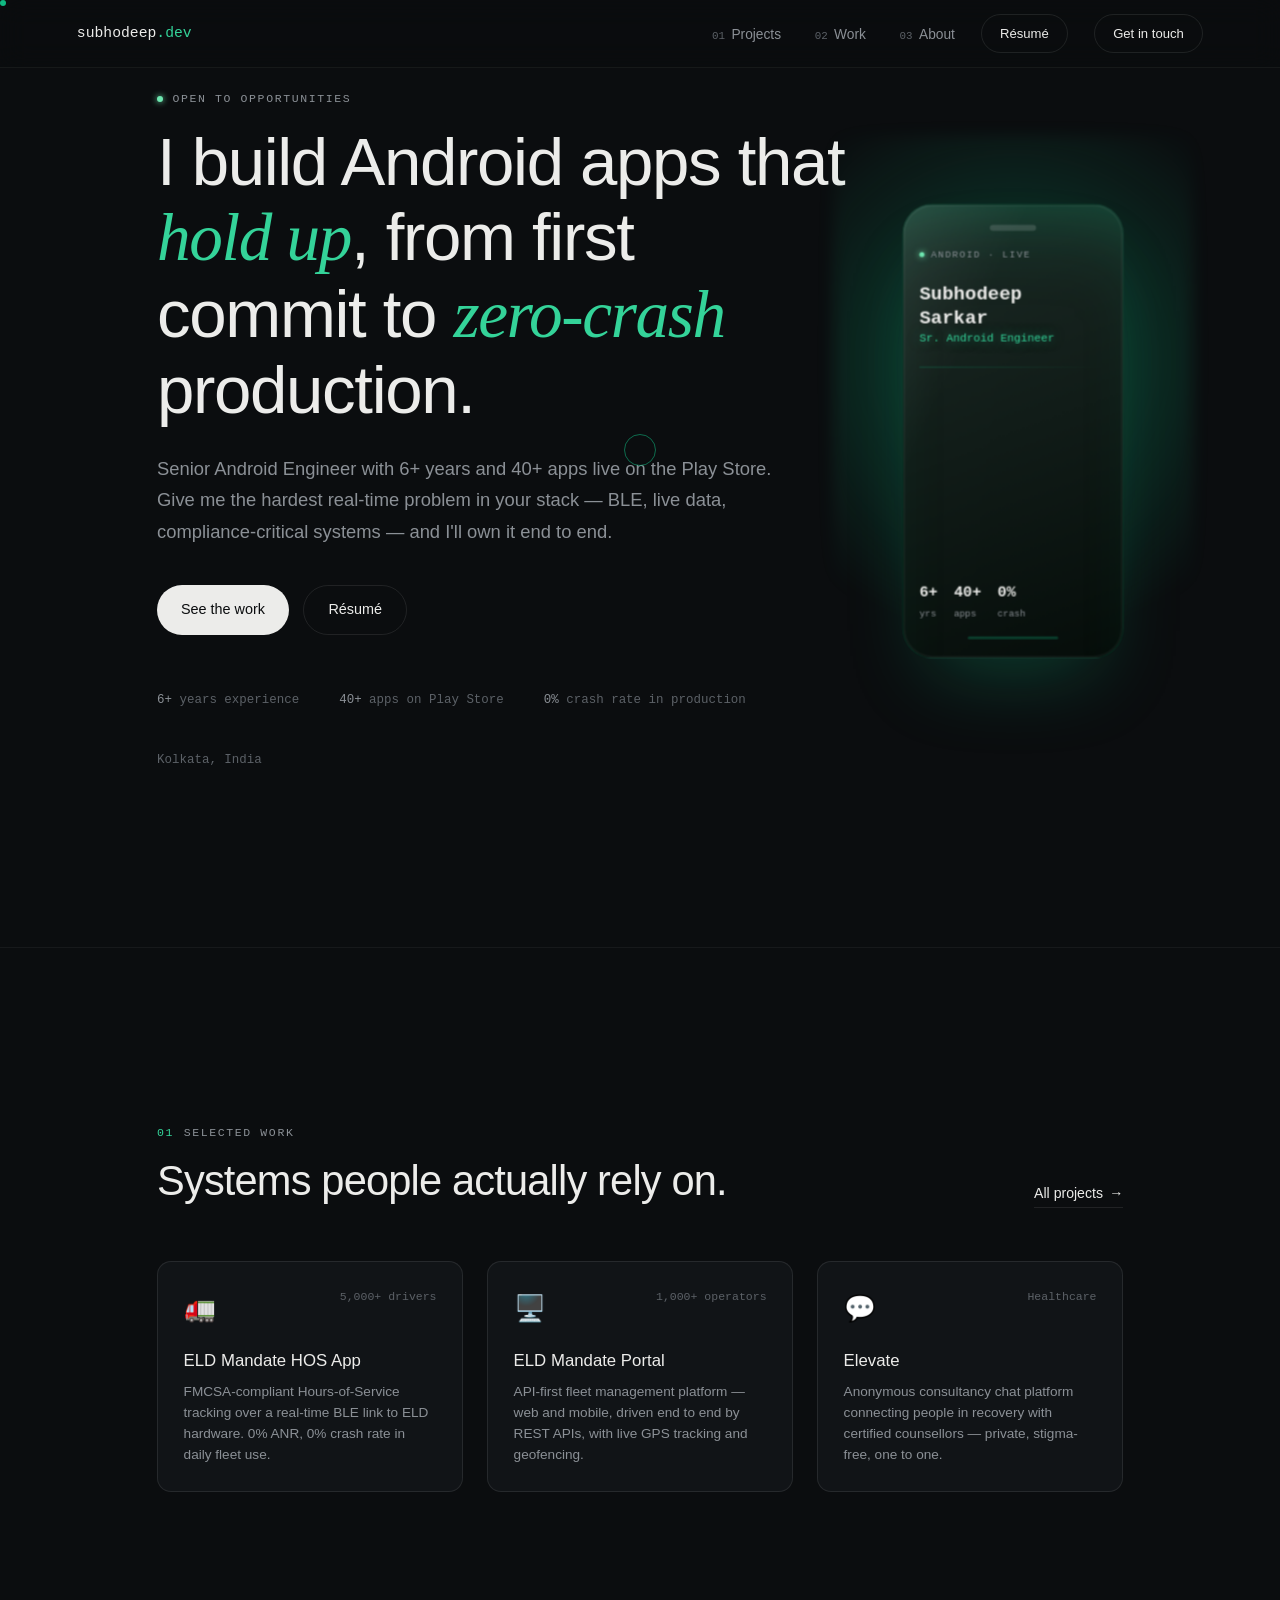
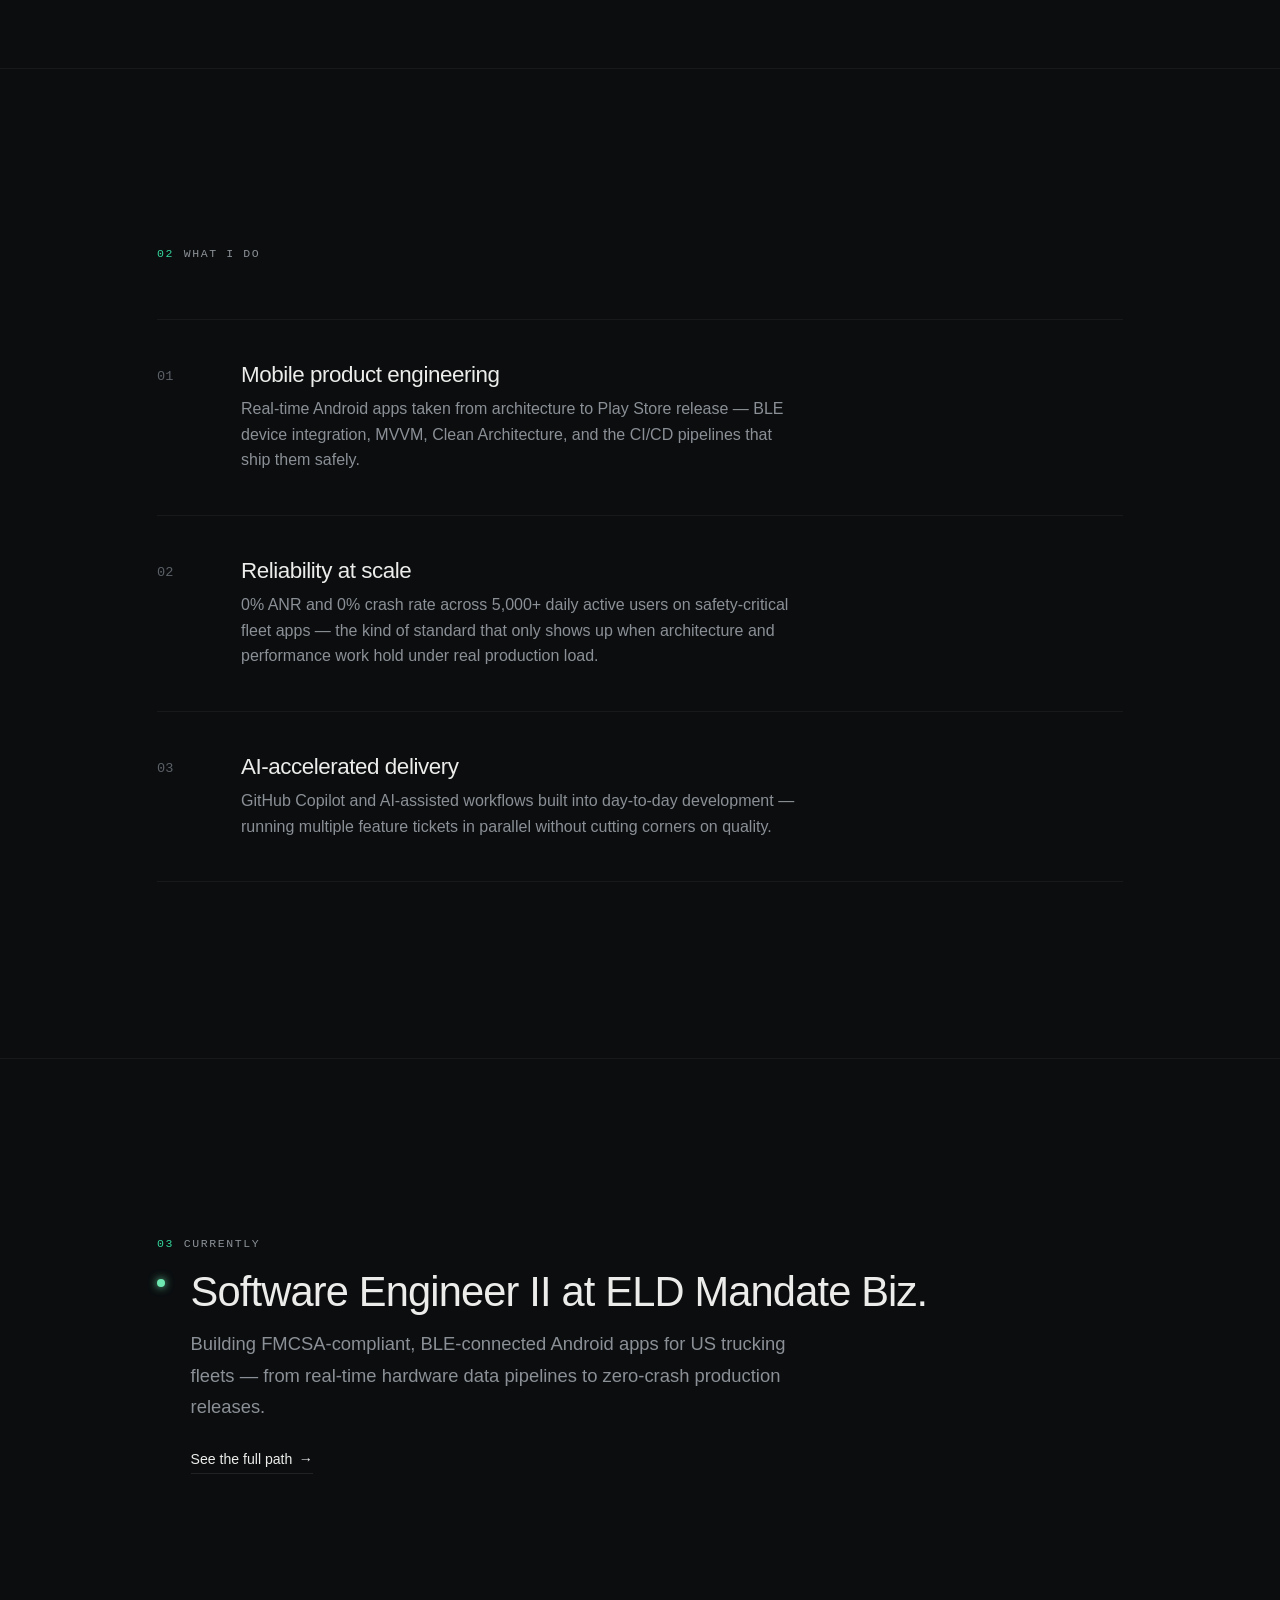
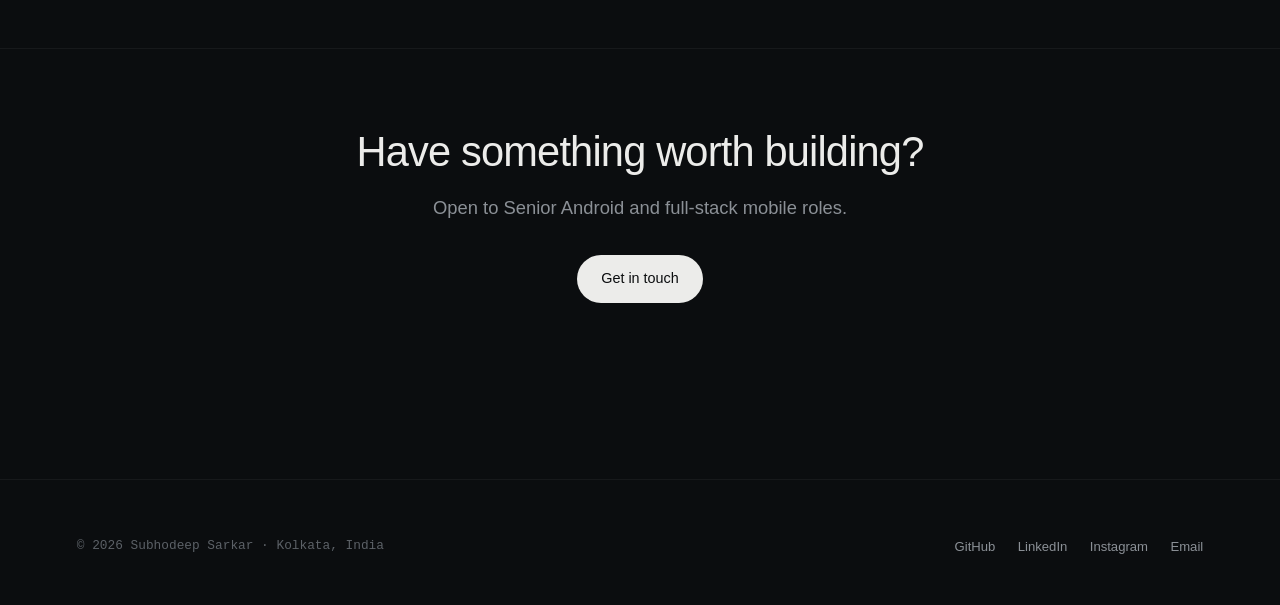
<file: index.html>
<!DOCTYPE html>
<html lang="en">
<head>
<meta charset="UTF-8" />
<meta name="viewport" content="width=device-width, initial-scale=1.0"/>
<meta http-equiv="Content-Security-Policy" content="default-src 'self'; script-src 'self'; style-src 'self' 'unsafe-inline' https://fonts.googleapis.com; img-src 'self' data: https://img.youtube.com; font-src https://fonts.gstatic.com; connect-src 'none'; base-uri 'self'; form-action 'self'; frame-ancestors 'self';">
<meta name="referrer" content="strict-origin-when-cross-origin">
<meta http-equiv="X-Content-Type-Options" content="nosniff">
<meta name="color-scheme" content="dark">
<meta name="description" content="Subhodeep Sarkar — Senior Android Engineer. 6+ years, 40+ apps live on the Play Store. Real-time BLE systems, FMCSA-compliant fleet apps, zero-crash production.">
<title>Subhodeep Sarkar · Android Engineer</title>
<link rel="preconnect" href="https://fonts.googleapis.com">
<link rel="preconnect" href="https://fonts.gstatic.com" crossorigin>
<link href="https://fonts.googleapis.com/css2?family=Inter:wght@300;400;500;600;700&family=Newsreader:ital@1&family=JetBrains+Mono:wght@400;500&display=swap" rel="stylesheet">
<link rel="stylesheet" href="assets/css/style.css?v=5">
<link rel="stylesheet" href="assets/css/pages.css?v=5">
</head>
<body>

<noscript><style>.boot-loader{display:none !important;}</style></noscript>
<div class="boot-loader" id="bootLoader">
  <div class="boot-card mono">
    <div class="boot-bar">
      <span class="bd bd-r"></span><span class="bd bd-y"></span><span class="bd bd-g"></span>
      <span class="boot-label">SESSION</span>
    </div>
    <div class="boot-body">
      <div class="boot-line"><span class="boot-prompt">$</span> <span id="bootCmd"></span></div>
      <div class="boot-line boot-status" id="bootStatus1">interface <span class="mono">............</span> <span class="ok-text">ok</span></div>
      <div class="boot-line boot-status" id="bootStatus2">application <span class="boot-cursor">▌</span></div>
    </div>
  </div>
</div>

<div class="cursor-dot" id="cursorDot"></div>
<div class="cursor-ring" id="cursorRing"></div>

<header class="site-nav">
  <a href="index.html" class="nav-logo">subhodeep<span>.dev</span></a>
  <nav class="nav-right">
    <ul class="nav-links">
      <li><a href="projects/index.html"><span class="n">01</span>Projects</a></li>
      <li><a href="work/index.html"><span class="n">02</span>Work</a></li>
      <li><a href="about/index.html"><span class="n">03</span>About</a></li>
    </ul>
    <a href="resume.pdf" download class="nav-cta desktop-only">Résumé</a>
    <a href="contact/index.html" class="nav-cta desktop-only">Get in touch</a>
    <div class="hamburger" id="hamburger" aria-label="Menu" aria-expanded="false" role="button" tabindex="0">
      <span></span><span></span><span></span>
    </div>
  </nav>
</header>

<div class="mobile-menu" id="mobileMenu">
  <a href="projects/index.html"><span class="n">01</span>Projects</a>
  <a href="work/index.html"><span class="n">02</span>Work</a>
  <a href="about/index.html"><span class="n">03</span>About</a>
  <a href="contact/index.html"><span class="n">04</span>Contact</a>
  <a href="resume.pdf" download><span class="n">↓</span>Résumé</a>
  <div class="mm-footer">
    <a href="https://github.com/ssubhodeep" target="_blank">GitHub</a>
    <a href="https://www.linkedin.com/in/ssubhodeep/" target="_blank">LinkedIn</a>
    <a href="mailto:subhodeepsarkar909@gmail.com">Email</a>
  </div>
</div>

<main id="main-content">

  <!-- HERO -->
  <section id="hero" class="container">
    <div class="hero-grid">
      <div>
        <div class="eyebrow"><span class="dot"></span>Open to opportunities</div>
        <h1 class="reveal">
          I build Android apps that <em>hold up</em>, from first commit to <em>zero-crash</em> production.
        </h1>
        <p class="lede reveal">
          Senior Android Engineer with 6+ years and 40+ apps live on the Play Store. Give me the hardest real-time problem in your stack — BLE, live data, compliance-critical systems — and I'll own it end to end.
        </p>
        <div class="btn-row reveal">
          <a href="projects/index.html" class="btn btn-primary">See the work</a>
          <a href="resume.pdf" download class="btn btn-outline">Résumé</a>
        </div>
        <div class="hero-meta reveal">
          <div><strong>6+</strong> years experience</div>
          <div><strong>40+</strong> apps on Play Store</div>
          <div><strong>0%</strong> crash rate in production</div>
          <div>Kolkata, India</div>
        </div>
      </div>

      <div class="phone-stage reveal" aria-hidden="true">
        <div class="phone-glow"></div>
        <div class="phone-3d">
          <div class="phone-face phone-front">
            <div class="phone-notch"></div>
            <div class="phone-screen">
              <div class="ps-status"><span class="dot"></span>ANDROID · LIVE</div>
              <div>
                <div class="ps-name">Subhodeep<br>Sarkar</div>
                <div class="ps-role">Sr. Android Engineer</div>
              </div>
              <div class="ps-rule"></div>
              <div class="ps-stats">
                <div>6+<span>yrs</span></div>
                <div>40+<span>apps</span></div>
                <div>0%<span>crash</span></div>
              </div>
            </div>
            <div class="phone-home-bar"></div>
          </div>
          <div class="phone-face phone-back"></div>
        </div>
      </div>
    </div>
  </section>

  <hr class="hr">

  <!-- SELECTED WORK -->
  <section class="container">
    <div class="section-head reveal" style="display:flex;justify-content:space-between;align-items:flex-end;flex-wrap:wrap;gap:1rem;">
      <div>
        <div class="eyebrow"><span class="num">01</span> Selected work</div>
        <h2>Systems people actually rely on.</h2>
      </div>
      <a href="projects/index.html" class="link-arrow">All projects <span class="arrow">→</span></a>
    </div>

    <div class="work-teaser-grid">
      <a href="projects/index.html#eld-hos" class="work-teaser reveal">
        <div class="wt-top"><span class="wt-icon">🚛</span><span class="wt-year">5,000+ drivers</span></div>
        <div class="wt-body">
          <div class="wt-name">ELD Mandate HOS App</div>
          <div class="wt-desc">FMCSA-compliant Hours-of-Service tracking over a real-time BLE link to ELD hardware. 0% ANR, 0% crash rate in daily fleet use.</div>
        </div>
      </a>
      <a href="projects/index.html#eld-portal" class="work-teaser reveal">
        <div class="wt-top"><span class="wt-icon">🖥️</span><span class="wt-year">1,000+ operators</span></div>
        <div class="wt-body">
          <div class="wt-name">ELD Mandate Portal</div>
          <div class="wt-desc">API-first fleet management platform — web and mobile, driven end to end by REST APIs, with live GPS tracking and geofencing.</div>
        </div>
      </a>
      <a href="projects/index.html#elevate" class="work-teaser reveal">
        <div class="wt-top"><span class="wt-icon">💬</span><span class="wt-year">Healthcare</span></div>
        <div class="wt-body">
          <div class="wt-name">Elevate</div>
          <div class="wt-desc">Anonymous consultancy chat platform connecting people in recovery with certified counsellors — private, stigma-free, one to one.</div>
        </div>
      </a>
    </div>
  </section>

  <hr class="hr">

  <!-- WHAT I DO -->
  <section class="container">
    <div class="section-head reveal">
      <div class="eyebrow"><span class="num">02</span> What I do</div>
    </div>
    <div class="num-list">
      <div class="num-row reveal">
        <div class="n">01</div>
        <div>
          <h3>Mobile product engineering</h3>
          <p>Real-time Android apps taken from architecture to Play Store release — BLE device integration, MVVM, Clean Architecture, and the CI/CD pipelines that ship them safely.</p>
        </div>
      </div>
      <div class="num-row reveal">
        <div class="n">02</div>
        <div>
          <h3>Reliability at scale</h3>
          <p>0% ANR and 0% crash rate across 5,000+ daily active users on safety-critical fleet apps — the kind of standard that only shows up when architecture and performance work hold under real production load.</p>
        </div>
      </div>
      <div class="num-row reveal">
        <div class="n">03</div>
        <div>
          <h3>AI-accelerated delivery</h3>
          <p>GitHub Copilot and AI-assisted workflows built into day-to-day development — running multiple feature tickets in parallel without cutting corners on quality.</p>
        </div>
      </div>
    </div>
  </section>

  <hr class="hr">

  <!-- CURRENTLY -->
  <section class="container">
    <div class="eyebrow reveal"><span class="num">03</span> Currently</div>
    <div class="currently-row reveal">
      <div class="currently-dot"></div>
      <div>
        <h2 style="margin-bottom:0.8rem;">Software Engineer II at ELD Mandate Biz.</h2>
        <p class="lede">Building FMCSA-compliant, BLE-connected Android apps for US trucking fleets — from real-time hardware data pipelines to zero-crash production releases.</p>
        <div style="margin-top:1.5rem;">
          <a href="work/index.html" class="link-arrow">See the full path <span class="arrow">→</span></a>
        </div>
      </div>
    </div>
  </section>

  <hr class="hr">

  <!-- CONTACT CTA -->
  <section class="container text-center reveal" style="padding-top:5rem;">
    <h2 style="margin-bottom:1rem;">Have something worth building?</h2>
    <p class="lede" style="margin:0 auto 2rem;">Open to Senior Android and full-stack mobile roles.</p>
    <div class="btn-row" style="justify-content:center;">
      <a href="contact/index.html" class="btn btn-primary">Get in touch</a>
    </div>
  </section>

</main>

<button id="back-to-top" aria-label="Back to top">
  <svg width="16" height="16" viewBox="0 0 24 24" fill="none" stroke="currentColor" stroke-width="2.5" stroke-linecap="round" stroke-linejoin="round"><polyline points="18 15 12 9 6 15"/></svg>
</button>

<footer class="site-footer">
  <div class="foot-copy">© <span id="foot-year">2026</span> Subhodeep Sarkar · Kolkata, India</div>
  <div class="foot-links">
    <a href="https://github.com/ssubhodeep" target="_blank">GitHub</a>
    <a href="https://www.linkedin.com/in/ssubhodeep/" target="_blank">LinkedIn</a>
    <a href="https://www.instagram.com/isubhodeepsarkar" target="_blank">Instagram</a>
    <a href="mailto:subhodeepsarkar909@gmail.com">Email</a>
  </div>
</footer>

<script src="assets/js/main.js?v=5"></script>
</body>
</html>
</file>
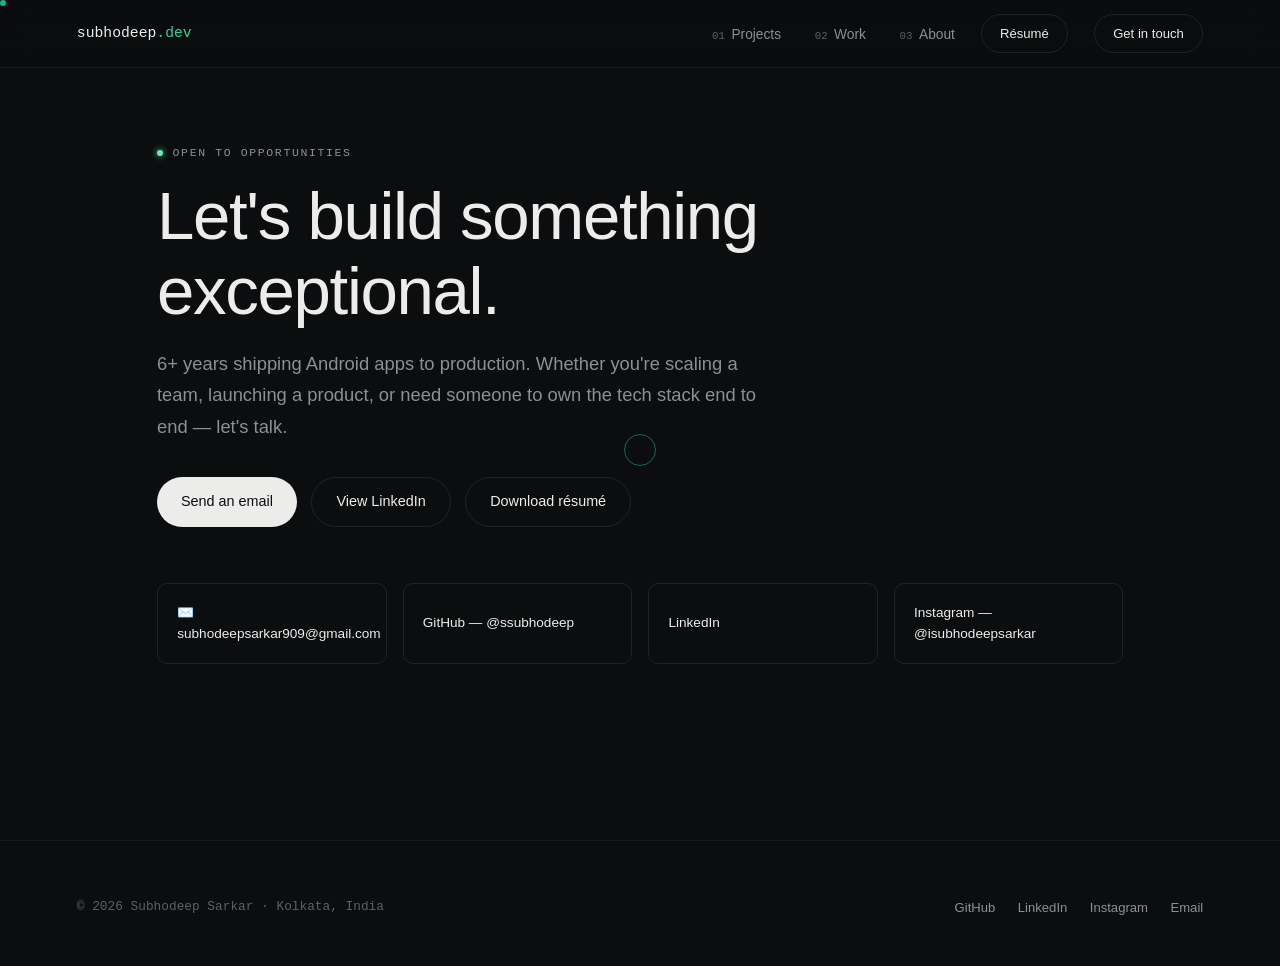
<file: contact/index.html>
<!DOCTYPE html>
<html lang="en">
<head>
<meta charset="UTF-8" />
<meta name="viewport" content="width=device-width, initial-scale=1.0"/>
<meta http-equiv="Content-Security-Policy" content="default-src 'self'; script-src 'self'; style-src 'self' 'unsafe-inline' https://fonts.googleapis.com; img-src 'self' data: https://img.youtube.com; font-src https://fonts.gstatic.com; connect-src 'none'; base-uri 'self'; form-action 'self'; frame-ancestors 'self';">
<meta name="referrer" content="strict-origin-when-cross-origin">
<meta http-equiv="X-Content-Type-Options" content="nosniff">
<meta name="color-scheme" content="dark">
<meta name="description" content="Get in touch with Subhodeep Sarkar — Senior Android Engineer open to new roles and freelance work.">
<title>Contact · Subhodeep Sarkar</title>
<link rel="preconnect" href="https://fonts.googleapis.com">
<link rel="preconnect" href="https://fonts.gstatic.com" crossorigin>
<link href="https://fonts.googleapis.com/css2?family=Inter:wght@300;400;500;600;700&family=Newsreader:ital@1&family=JetBrains+Mono:wght@400;500&display=swap" rel="stylesheet">
<link rel="stylesheet" href="../assets/css/style.css?v=5">
<link rel="stylesheet" href="../assets/css/pages.css?v=5">
</head>
<body>

<div class="cursor-dot" id="cursorDot"></div>
<div class="cursor-ring" id="cursorRing"></div>

<header class="site-nav">
  <a href="../index.html" class="nav-logo">subhodeep<span>.dev</span></a>
  <nav class="nav-right">
    <ul class="nav-links">
      <li><a href="../projects/index.html"><span class="n">01</span>Projects</a></li>
      <li><a href="../work/index.html"><span class="n">02</span>Work</a></li>
      <li><a href="../about/index.html"><span class="n">03</span>About</a></li>
    </ul>
    <a href="../resume.pdf" download class="nav-cta desktop-only">Résumé</a>
    <a href="../contact/index.html" class="nav-cta desktop-only">Get in touch</a>
    <div class="hamburger" id="hamburger" aria-label="Menu" aria-expanded="false" role="button" tabindex="0">
      <span></span><span></span><span></span>
    </div>
  </nav>
</header>

<div class="mobile-menu" id="mobileMenu">
  <a href="../projects/index.html"><span class="n">01</span>Projects</a>
  <a href="../work/index.html"><span class="n">02</span>Work</a>
  <a href="../about/index.html"><span class="n">03</span>About</a>
  <a href="../contact/index.html"><span class="n">04</span>Contact</a>
  <a href="../resume.pdf" download><span class="n">↓</span>Résumé</a>
  <div class="mm-footer">
    <a href="https://github.com/ssubhodeep" target="_blank">GitHub</a>
    <a href="https://www.linkedin.com/in/ssubhodeep/" target="_blank">LinkedIn</a>
    <a href="mailto:subhodeepsarkar909@gmail.com">Email</a>
  </div>
</div>

<main id="main-content">

  <section class="container" style="padding-top:9rem; min-height:70vh;">
    <div class="eyebrow reveal"><span class="dot"></span>Open to opportunities</div>
    <div class="contact-hero">
      <h1 class="reveal">Let's build something exceptional.</h1>
      <p class="lede reveal" style="margin-top:1.2rem;">6+ years shipping Android apps to production. Whether you're scaling a team, launching a product, or need someone to own the tech stack end to end — let's talk.</p>
    </div>

    <div class="btn-row contact-buttons reveal">
      <a href="mailto:subhodeepsarkar909@gmail.com" class="btn btn-primary">Send an email</a>
      <a href="https://www.linkedin.com/in/ssubhodeep/" target="_blank" class="btn btn-outline">View LinkedIn</a>
      <a href="../resume.pdf" download class="btn btn-outline">Download résumé</a>
    </div>

    <div class="social-grid reveal">
      <a href="mailto:subhodeepsarkar909@gmail.com" class="social-card">✉️ subhodeepsarkar909@gmail.com</a>
      <a href="https://github.com/ssubhodeep" target="_blank" class="social-card">GitHub — @ssubhodeep</a>
      <a href="https://www.linkedin.com/in/ssubhodeep/" target="_blank" class="social-card">LinkedIn</a>
      <a href="https://www.instagram.com/isubhodeepsarkar" target="_blank" class="social-card">Instagram — @isubhodeepsarkar</a>
    </div>
  </section>

</main>

<button id="back-to-top" aria-label="Back to top">
  <svg width="16" height="16" viewBox="0 0 24 24" fill="none" stroke="currentColor" stroke-width="2.5" stroke-linecap="round" stroke-linejoin="round"><polyline points="18 15 12 9 6 15"/></svg>
</button>

<footer class="site-footer">
  <div class="foot-copy">© <span id="foot-year">2026</span> Subhodeep Sarkar · Kolkata, India</div>
  <div class="foot-links">
    <a href="https://github.com/ssubhodeep" target="_blank">GitHub</a>
    <a href="https://www.linkedin.com/in/ssubhodeep/" target="_blank">LinkedIn</a>
    <a href="https://www.instagram.com/isubhodeepsarkar" target="_blank">Instagram</a>
    <a href="mailto:subhodeepsarkar909@gmail.com">Email</a>
  </div>
</footer>

<script src="../assets/js/main.js?v=5"></script>
</body>
</html>
</file>
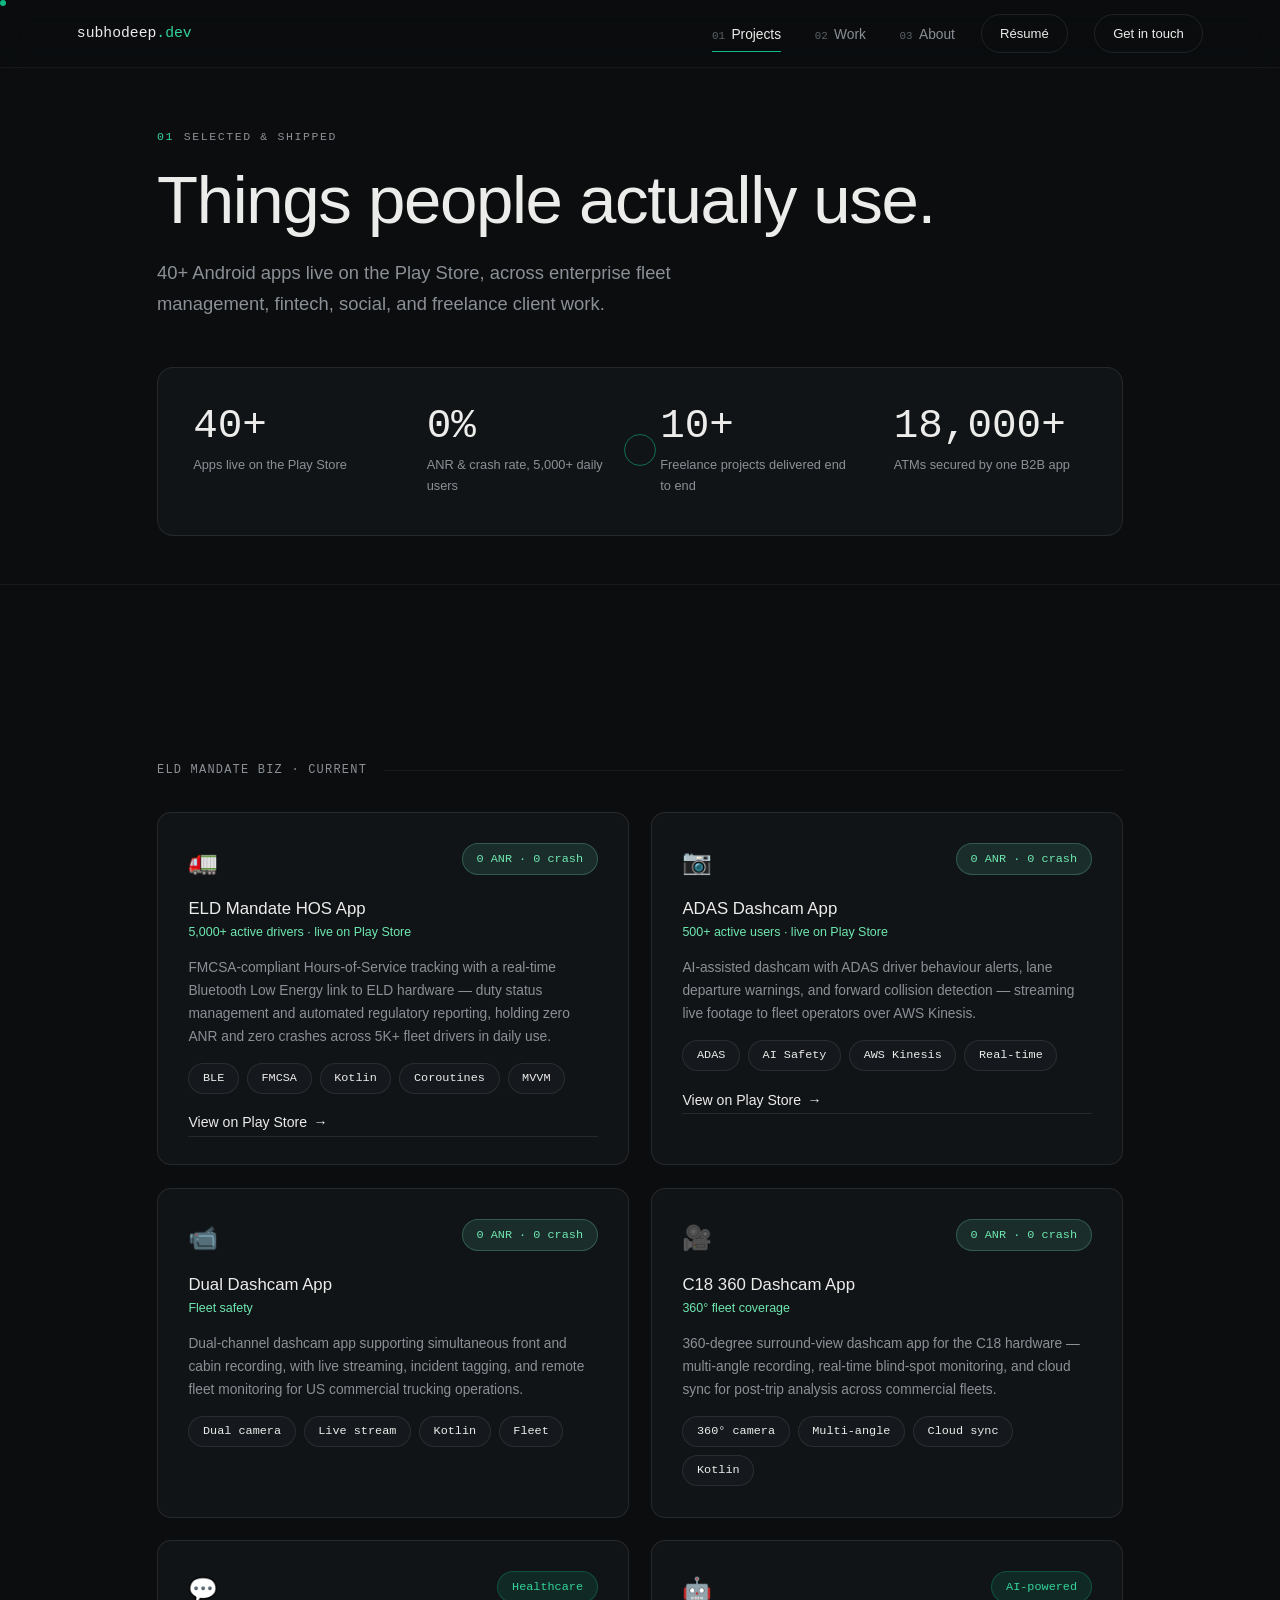
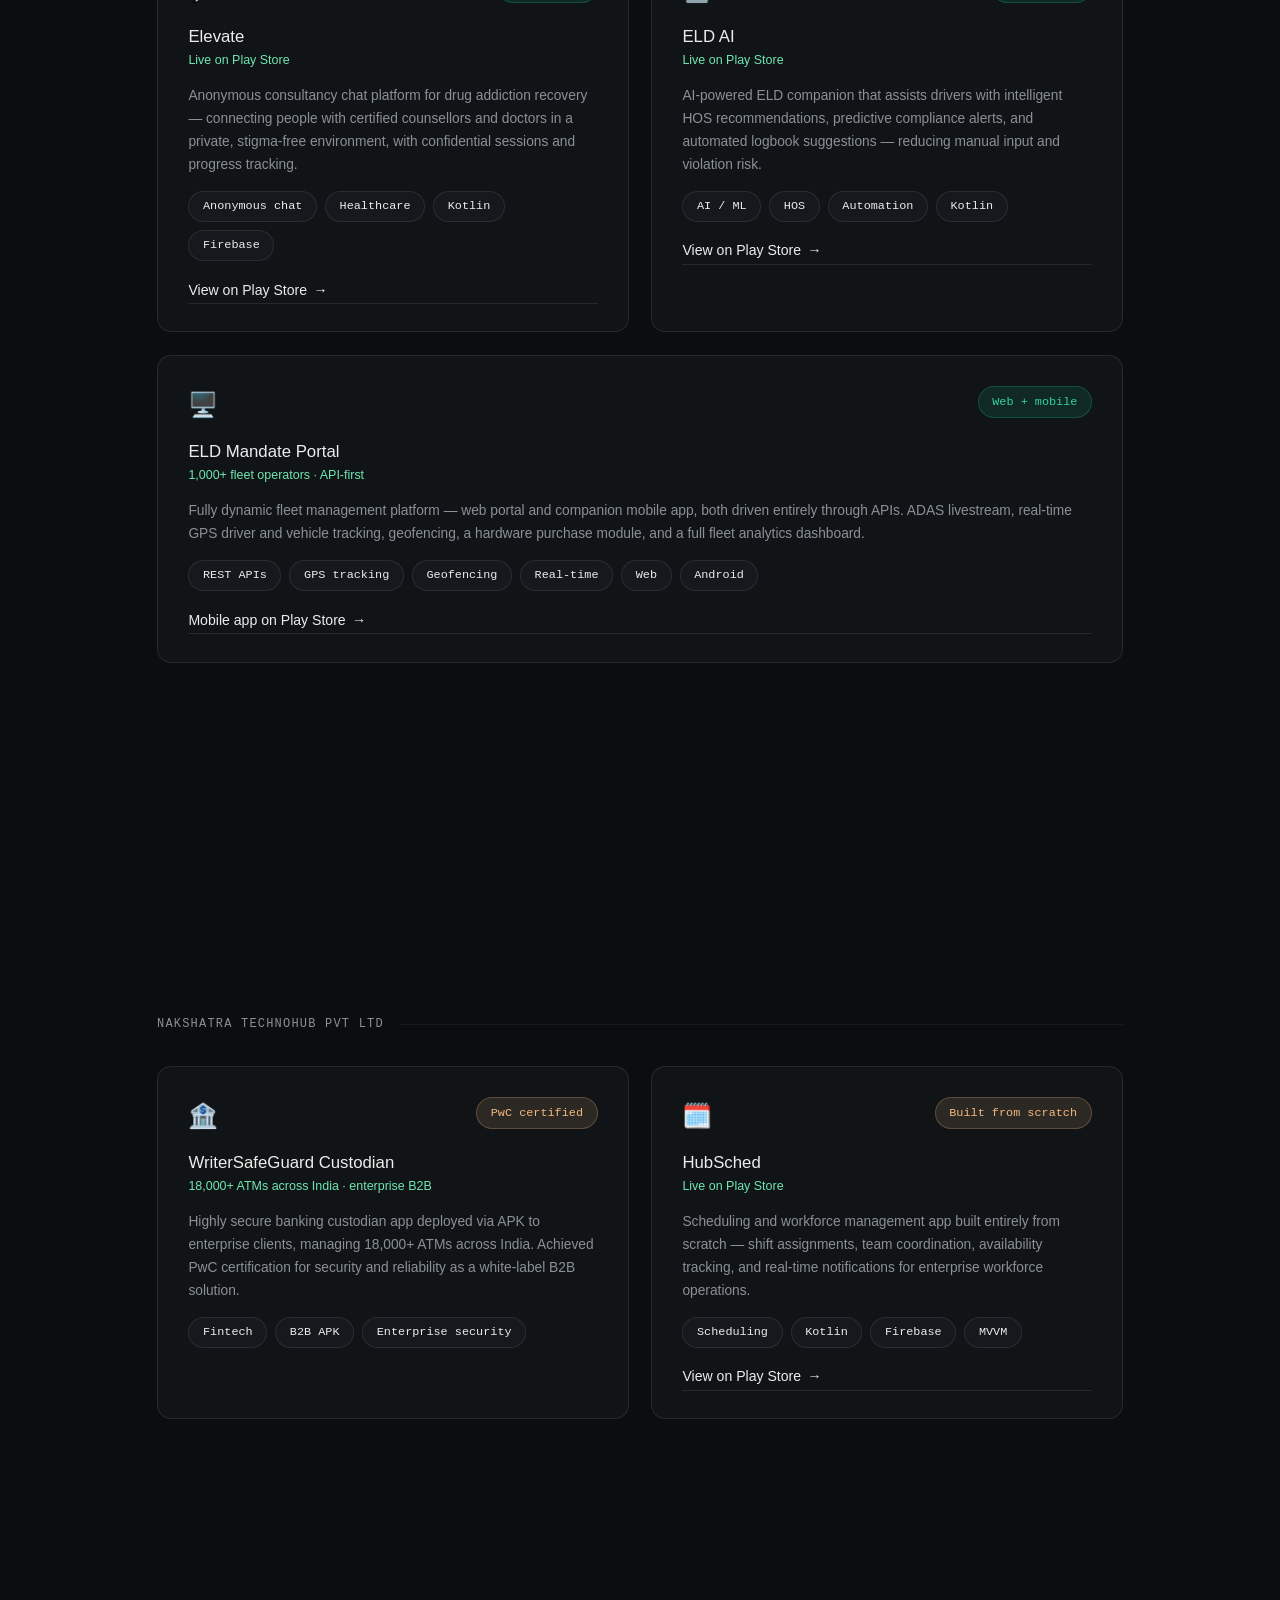
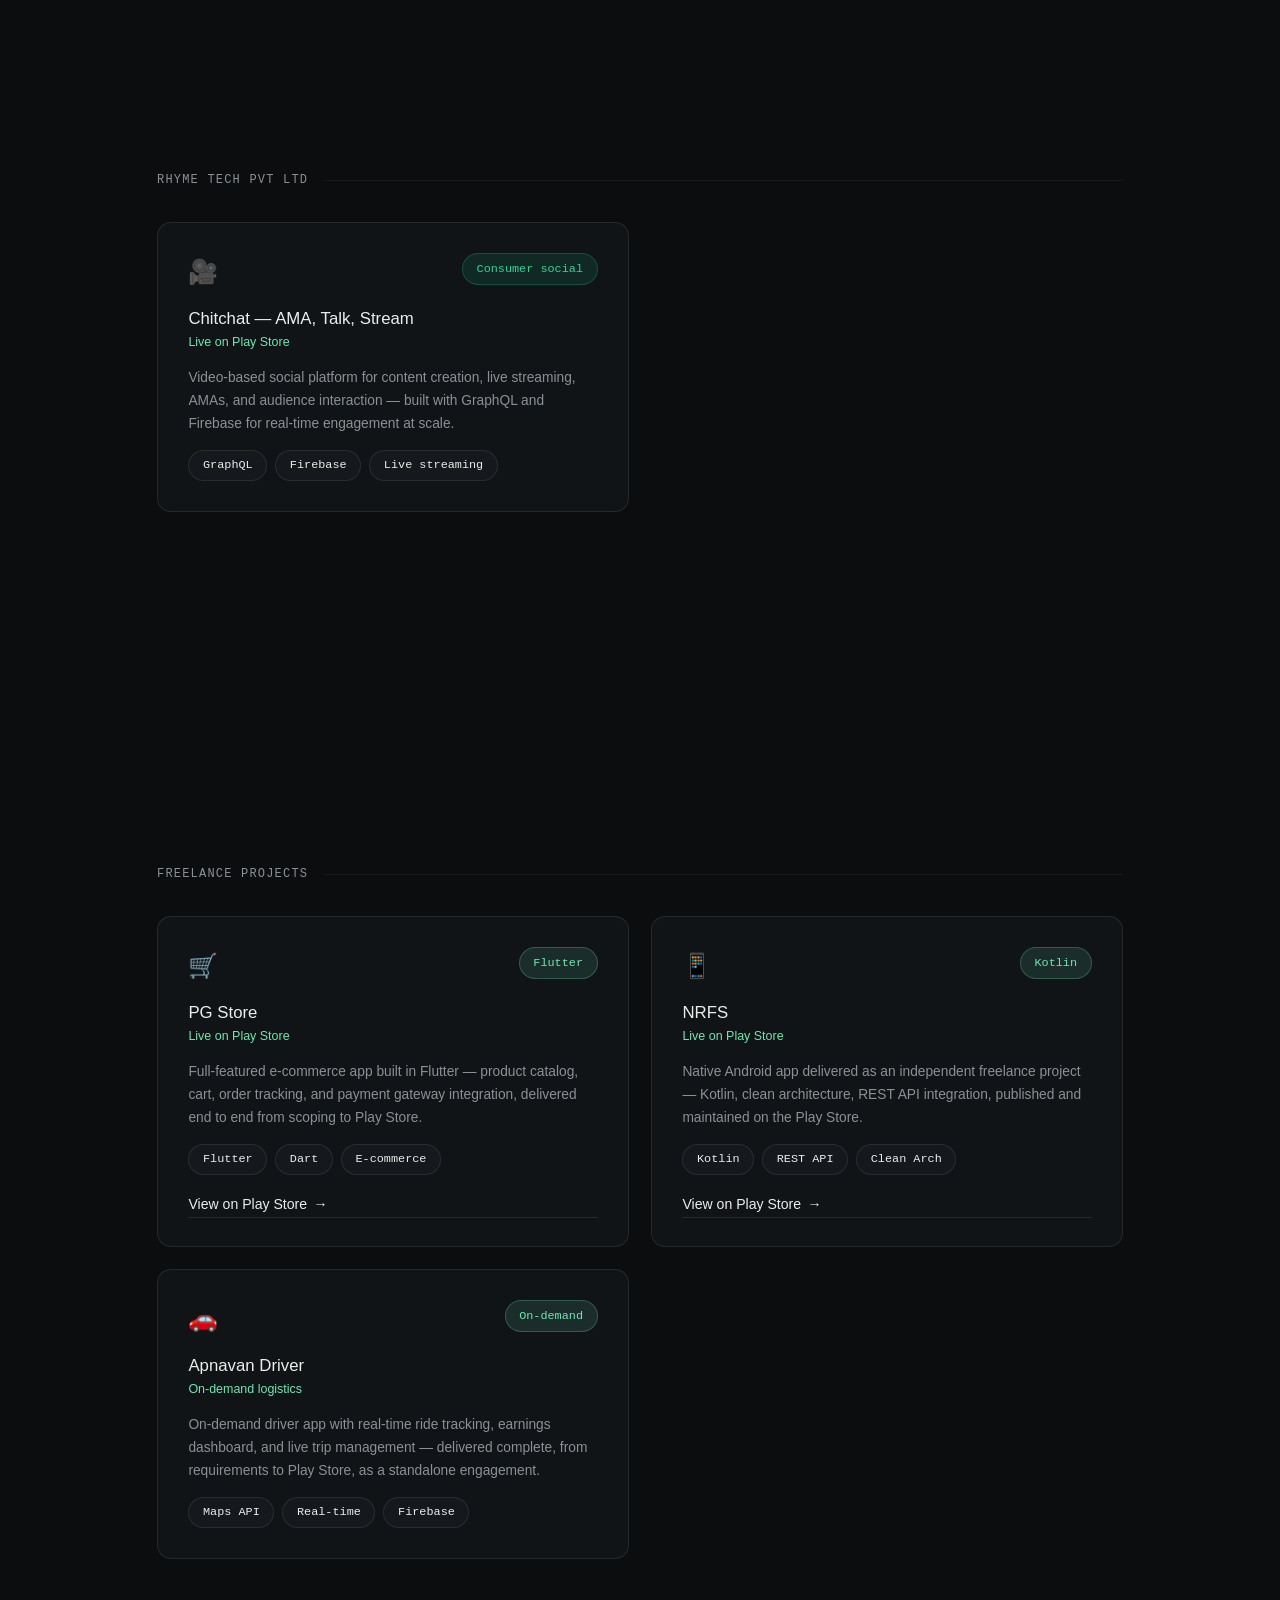
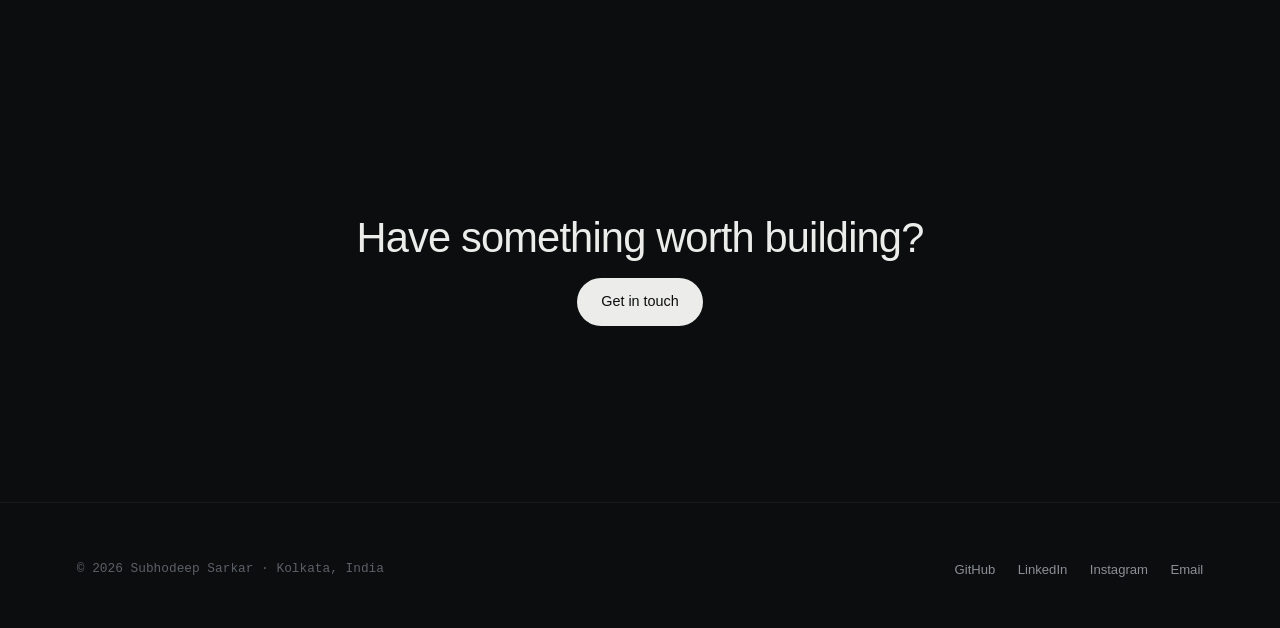
<file: projects/index.html>
<!DOCTYPE html>
<html lang="en">
<head>
<meta charset="UTF-8" />
<meta name="viewport" content="width=device-width, initial-scale=1.0"/>
<meta http-equiv="Content-Security-Policy" content="default-src 'self'; script-src 'self'; style-src 'self' 'unsafe-inline' https://fonts.googleapis.com; img-src 'self' data: https://img.youtube.com; font-src https://fonts.gstatic.com; connect-src 'none'; base-uri 'self'; form-action 'self'; frame-ancestors 'self';">
<meta name="referrer" content="strict-origin-when-cross-origin">
<meta http-equiv="X-Content-Type-Options" content="nosniff">
<meta name="color-scheme" content="dark">
<meta name="description" content="40+ Android apps shipped to production — FMCSA-compliant fleet apps, BLE integrations, fintech, and social platforms. Projects by Subhodeep Sarkar.">
<title>Projects · Subhodeep Sarkar</title>
<link rel="preconnect" href="https://fonts.googleapis.com">
<link rel="preconnect" href="https://fonts.gstatic.com" crossorigin>
<link href="https://fonts.googleapis.com/css2?family=Inter:wght@300;400;500;600;700&family=Newsreader:ital@1&family=JetBrains+Mono:wght@400;500&display=swap" rel="stylesheet">
<link rel="stylesheet" href="../assets/css/style.css?v=5">
<link rel="stylesheet" href="../assets/css/pages.css?v=5">
</head>
<body>

<div class="cursor-dot" id="cursorDot"></div>
<div class="cursor-ring" id="cursorRing"></div>

<header class="site-nav">
  <a href="../index.html" class="nav-logo">subhodeep<span>.dev</span></a>
  <nav class="nav-right">
    <ul class="nav-links">
      <li><a href="../projects/index.html"><span class="n">01</span>Projects</a></li>
      <li><a href="../work/index.html"><span class="n">02</span>Work</a></li>
      <li><a href="../about/index.html"><span class="n">03</span>About</a></li>
    </ul>
    <a href="../resume.pdf" download class="nav-cta desktop-only">Résumé</a>
    <a href="../contact/index.html" class="nav-cta desktop-only">Get in touch</a>
    <div class="hamburger" id="hamburger" aria-label="Menu" aria-expanded="false" role="button" tabindex="0">
      <span></span><span></span><span></span>
    </div>
  </nav>
</header>

<div class="mobile-menu" id="mobileMenu">
  <a href="../projects/index.html"><span class="n">01</span>Projects</a>
  <a href="../work/index.html"><span class="n">02</span>Work</a>
  <a href="../about/index.html"><span class="n">03</span>About</a>
  <a href="../contact/index.html"><span class="n">04</span>Contact</a>
  <a href="../resume.pdf" download><span class="n">↓</span>Résumé</a>
  <div class="mm-footer">
    <a href="https://github.com/ssubhodeep" target="_blank">GitHub</a>
    <a href="https://www.linkedin.com/in/ssubhodeep/" target="_blank">LinkedIn</a>
    <a href="mailto:subhodeepsarkar909@gmail.com">Email</a>
  </div>
</div>

<main id="main-content">

  <section class="container" style="padding-top:8rem;padding-bottom:3rem;">
    <div class="eyebrow reveal"><span class="num">01</span> Selected & shipped</div>
    <h1 class="reveal">Things people actually use.</h1>
    <p class="lede reveal" style="margin-top:1.2rem;">40+ Android apps live on the Play Store, across enterprise fleet management, fintech, social, and freelance client work.</p>
  </section>

  <section class="container" style="padding-top:0;padding-bottom:3rem;">
    <div class="stat-banner reveal">
      <div class="stat-grid">
        <div>
          <div class="stat-num">40+</div>
          <div class="stat-label">Apps live on the Play Store</div>
        </div>
        <div>
          <div class="stat-num">0%</div>
          <div class="stat-label">ANR &amp; crash rate, 5,000+ daily users</div>
        </div>
        <div>
          <div class="stat-num">10+</div>
          <div class="stat-label">Freelance projects delivered end to end</div>
        </div>
        <div>
          <div class="stat-num">18,000+</div>
          <div class="stat-label">ATMs secured by one B2B app</div>
        </div>
      </div>
    </div>
  </section>

  <hr class="hr">

  <!-- ELD MANDATE -->
  <section class="container">
    <div class="company-band reveal">
      <span class="cb-label">ELD Mandate Biz · Current</span>
      <hr class="hr" style="flex:1;">
    </div>

    <div class="projects-grid">

      <div class="card project-card reveal" id="eld-hos">
        <div class="pc-top">
          <span class="pc-icon">🚛</span>
          <span class="pill ok">0 ANR · 0 crash</span>
        </div>
        <div>
          <div class="pc-name">ELD Mandate HOS App</div>
          <div class="pc-meta">5,000+ active drivers · live on Play Store</div>
        </div>
        <p class="pc-desc">FMCSA-compliant Hours-of-Service tracking with a real-time Bluetooth Low Energy link to ELD hardware — duty status management and automated regulatory reporting, holding zero ANR and zero crashes across 5K+ fleet drivers in daily use.</p>
        <div class="tag-row"><span class="pill">BLE</span><span class="pill">FMCSA</span><span class="pill">Kotlin</span><span class="pill">Coroutines</span><span class="pill">MVVM</span></div>
        <a href="https://play.google.com/store/apps/details?id=com.eldmandate.hos" target="_blank" rel="noopener" class="link-arrow pc-link">View on Play Store <span class="arrow">→</span></a>
      </div>

      <div class="card project-card reveal">
        <div class="pc-top">
          <span class="pc-icon">📷</span>
          <span class="pill ok">0 ANR · 0 crash</span>
        </div>
        <div>
          <div class="pc-name">ADAS Dashcam App</div>
          <div class="pc-meta">500+ active users · live on Play Store</div>
        </div>
        <p class="pc-desc">AI-assisted dashcam with ADAS driver behaviour alerts, lane departure warnings, and forward collision detection — streaming live footage to fleet operators over AWS Kinesis.</p>
        <div class="tag-row"><span class="pill">ADAS</span><span class="pill">AI Safety</span><span class="pill">AWS Kinesis</span><span class="pill">Real-time</span></div>
        <a href="https://play.google.com/store/apps/details?id=com.eldmandate.adasdashcam" target="_blank" rel="noopener" class="link-arrow pc-link">View on Play Store <span class="arrow">→</span></a>
      </div>

      <div class="card project-card reveal">
        <div class="pc-top">
          <span class="pc-icon">📹</span>
          <span class="pill ok">0 ANR · 0 crash</span>
        </div>
        <div>
          <div class="pc-name">Dual Dashcam App</div>
          <div class="pc-meta">Fleet safety</div>
        </div>
        <p class="pc-desc">Dual-channel dashcam app supporting simultaneous front and cabin recording, with live streaming, incident tagging, and remote fleet monitoring for US commercial trucking operations.</p>
        <div class="tag-row"><span class="pill">Dual camera</span><span class="pill">Live stream</span><span class="pill">Kotlin</span><span class="pill">Fleet</span></div>
      </div>

      <div class="card project-card reveal">
        <div class="pc-top">
          <span class="pc-icon">🎥</span>
          <span class="pill ok">0 ANR · 0 crash</span>
        </div>
        <div>
          <div class="pc-name">C18 360 Dashcam App</div>
          <div class="pc-meta">360° fleet coverage</div>
        </div>
        <p class="pc-desc">360-degree surround-view dashcam app for the C18 hardware — multi-angle recording, real-time blind-spot monitoring, and cloud sync for post-trip analysis across commercial fleets.</p>
        <div class="tag-row"><span class="pill">360° camera</span><span class="pill">Multi-angle</span><span class="pill">Cloud sync</span><span class="pill">Kotlin</span></div>
      </div>

      <div class="card project-card reveal" id="elevate">
        <div class="pc-top">
          <span class="pc-icon">💬</span>
          <span class="pill accent">Healthcare</span>
        </div>
        <div>
          <div class="pc-name">Elevate</div>
          <div class="pc-meta">Live on Play Store</div>
        </div>
        <p class="pc-desc">Anonymous consultancy chat platform for drug addiction recovery — connecting people with certified counsellors and doctors in a private, stigma-free environment, with confidential sessions and progress tracking.</p>
        <div class="tag-row"><span class="pill">Anonymous chat</span><span class="pill">Healthcare</span><span class="pill">Kotlin</span><span class="pill">Firebase</span></div>
        <a href="https://play.google.com/store/apps/details?id=com.elevate.eldmandate" target="_blank" rel="noopener" class="link-arrow pc-link">View on Play Store <span class="arrow">→</span></a>
      </div>

      <div class="card project-card reveal">
        <div class="pc-top">
          <span class="pc-icon">🤖</span>
          <span class="pill accent">AI-powered</span>
        </div>
        <div>
          <div class="pc-name">ELD AI</div>
          <div class="pc-meta">Live on Play Store</div>
        </div>
        <p class="pc-desc">AI-powered ELD companion that assists drivers with intelligent HOS recommendations, predictive compliance alerts, and automated logbook suggestions — reducing manual input and violation risk.</p>
        <div class="tag-row"><span class="pill">AI / ML</span><span class="pill">HOS</span><span class="pill">Automation</span><span class="pill">Kotlin</span></div>
        <a href="https://play.google.com/store/apps/details?id=com.eldmandate.eld.ai" target="_blank" rel="noopener" class="link-arrow pc-link">View on Play Store <span class="arrow">→</span></a>
      </div>

      <div class="card project-card reveal" id="eld-portal" style="grid-column:1 / -1;">
        <div class="pc-top">
          <span class="pc-icon">🖥️</span>
          <span class="pill accent">Web + mobile</span>
        </div>
        <div>
          <div class="pc-name">ELD Mandate Portal</div>
          <div class="pc-meta">1,000+ fleet operators · API-first</div>
        </div>
        <p class="pc-desc">Fully dynamic fleet management platform — web portal and companion mobile app, both driven entirely through APIs. ADAS livestream, real-time GPS driver and vehicle tracking, geofencing, a hardware purchase module, and a full fleet analytics dashboard.</p>
        <div class="tag-row"><span class="pill">REST APIs</span><span class="pill">GPS tracking</span><span class="pill">Geofencing</span><span class="pill">Real-time</span><span class="pill">Web</span><span class="pill">Android</span></div>
        <a href="https://play.google.com/store/apps/details?id=biz.eldmandate.assettracker" target="_blank" rel="noopener" class="link-arrow pc-link">Mobile app on Play Store <span class="arrow">→</span></a>
      </div>

    </div>
  </section>

  <!-- NAKSHATRA -->
  <section class="container">
    <div class="company-band reveal">
      <span class="cb-label">Nakshatra Technohub Pvt Ltd</span>
      <hr class="hr" style="flex:1;">
    </div>
    <div class="projects-grid">
      <div class="card project-card reveal">
        <div class="pc-top">
          <span class="pc-icon">🏦</span>
          <span class="pill warn">PwC certified</span>
        </div>
        <div>
          <div class="pc-name">WriterSafeGuard Custodian</div>
          <div class="pc-meta">18,000+ ATMs across India · enterprise B2B</div>
        </div>
        <p class="pc-desc">Highly secure banking custodian app deployed via APK to enterprise clients, managing 18,000+ ATMs across India. Achieved PwC certification for security and reliability as a white-label B2B solution.</p>
        <div class="tag-row"><span class="pill">Fintech</span><span class="pill">B2B APK</span><span class="pill">Enterprise security</span></div>
      </div>
      <div class="card project-card reveal">
        <div class="pc-top">
          <span class="pc-icon">🗓️</span>
          <span class="pill warn">Built from scratch</span>
        </div>
        <div>
          <div class="pc-name">HubSched</div>
          <div class="pc-meta">Live on Play Store</div>
        </div>
        <p class="pc-desc">Scheduling and workforce management app built entirely from scratch — shift assignments, team coordination, availability tracking, and real-time notifications for enterprise workforce operations.</p>
        <div class="tag-row"><span class="pill">Scheduling</span><span class="pill">Kotlin</span><span class="pill">Firebase</span><span class="pill">MVVM</span></div>
        <a href="https://play.google.com/store/search?q=HubSched" target="_blank" rel="noopener" class="link-arrow pc-link">View on Play Store <span class="arrow">→</span></a>
      </div>
    </div>
  </section>

  <!-- RHYME TECH -->
  <section class="container">
    <div class="company-band reveal">
      <span class="cb-label">Rhyme Tech Pvt Ltd</span>
      <hr class="hr" style="flex:1;">
    </div>
    <div class="projects-grid">
      <div class="card project-card reveal">
        <div class="pc-top">
          <span class="pc-icon">🎥</span>
          <span class="pill accent">Consumer social</span>
        </div>
        <div>
          <div class="pc-name">Chitchat — AMA, Talk, Stream</div>
          <div class="pc-meta">Live on Play Store</div>
        </div>
        <p class="pc-desc">Video-based social platform for content creation, live streaming, AMAs, and audience interaction — built with GraphQL and Firebase for real-time engagement at scale.</p>
        <div class="tag-row"><span class="pill">GraphQL</span><span class="pill">Firebase</span><span class="pill">Live streaming</span></div>
      </div>
    </div>
  </section>

  <!-- FREELANCE -->
  <section class="container">
    <div class="company-band reveal">
      <span class="cb-label">Freelance projects</span>
      <hr class="hr" style="flex:1;">
    </div>
    <div class="projects-grid">
      <div class="card project-card reveal">
        <div class="pc-top"><span class="pc-icon">🛒</span><span class="pill ok">Flutter</span></div>
        <div><div class="pc-name">PG Store</div><div class="pc-meta">Live on Play Store</div></div>
        <p class="pc-desc">Full-featured e-commerce app built in Flutter — product catalog, cart, order tracking, and payment gateway integration, delivered end to end from scoping to Play Store.</p>
        <div class="tag-row"><span class="pill">Flutter</span><span class="pill">Dart</span><span class="pill">E-commerce</span></div>
        <a href="https://play.google.com/store/apps/details?id=com.pgstore.com" target="_blank" rel="noopener" class="link-arrow pc-link">View on Play Store <span class="arrow">→</span></a>
      </div>
      <div class="card project-card reveal">
        <div class="pc-top"><span class="pc-icon">📱</span><span class="pill ok">Kotlin</span></div>
        <div><div class="pc-name">NRFS</div><div class="pc-meta">Live on Play Store</div></div>
        <p class="pc-desc">Native Android app delivered as an independent freelance project — Kotlin, clean architecture, REST API integration, published and maintained on the Play Store.</p>
        <div class="tag-row"><span class="pill">Kotlin</span><span class="pill">REST API</span><span class="pill">Clean Arch</span></div>
        <a href="https://play.google.com/store/apps/details?id=com.nrfs" target="_blank" rel="noopener" class="link-arrow pc-link">View on Play Store <span class="arrow">→</span></a>
      </div>
      <div class="card project-card reveal">
        <div class="pc-top"><span class="pc-icon">🚗</span><span class="pill ok">On-demand</span></div>
        <div><div class="pc-name">Apnavan Driver</div><div class="pc-meta">On-demand logistics</div></div>
        <p class="pc-desc">On-demand driver app with real-time ride tracking, earnings dashboard, and live trip management — delivered complete, from requirements to Play Store, as a standalone engagement.</p>
        <div class="tag-row"><span class="pill">Maps API</span><span class="pill">Real-time</span><span class="pill">Firebase</span></div>
      </div>
    </div>
  </section>

  <section class="container text-center reveal" style="padding-top:5rem;">
    <h2 style="margin-bottom:1rem;">Have something worth building?</h2>
    <div class="btn-row" style="justify-content:center;">
      <a href="../contact/index.html" class="btn btn-primary">Get in touch</a>
    </div>
  </section>

</main>

<button id="back-to-top" aria-label="Back to top">
  <svg width="16" height="16" viewBox="0 0 24 24" fill="none" stroke="currentColor" stroke-width="2.5" stroke-linecap="round" stroke-linejoin="round"><polyline points="18 15 12 9 6 15"/></svg>
</button>

<footer class="site-footer">
  <div class="foot-copy">© <span id="foot-year">2026</span> Subhodeep Sarkar · Kolkata, India</div>
  <div class="foot-links">
    <a href="https://github.com/ssubhodeep" target="_blank">GitHub</a>
    <a href="https://www.linkedin.com/in/ssubhodeep/" target="_blank">LinkedIn</a>
    <a href="https://www.instagram.com/isubhodeepsarkar" target="_blank">Instagram</a>
    <a href="mailto:subhodeepsarkar909@gmail.com">Email</a>
  </div>
</footer>

<script src="../assets/js/main.js?v=5"></script>
</body>
</html>
</file>
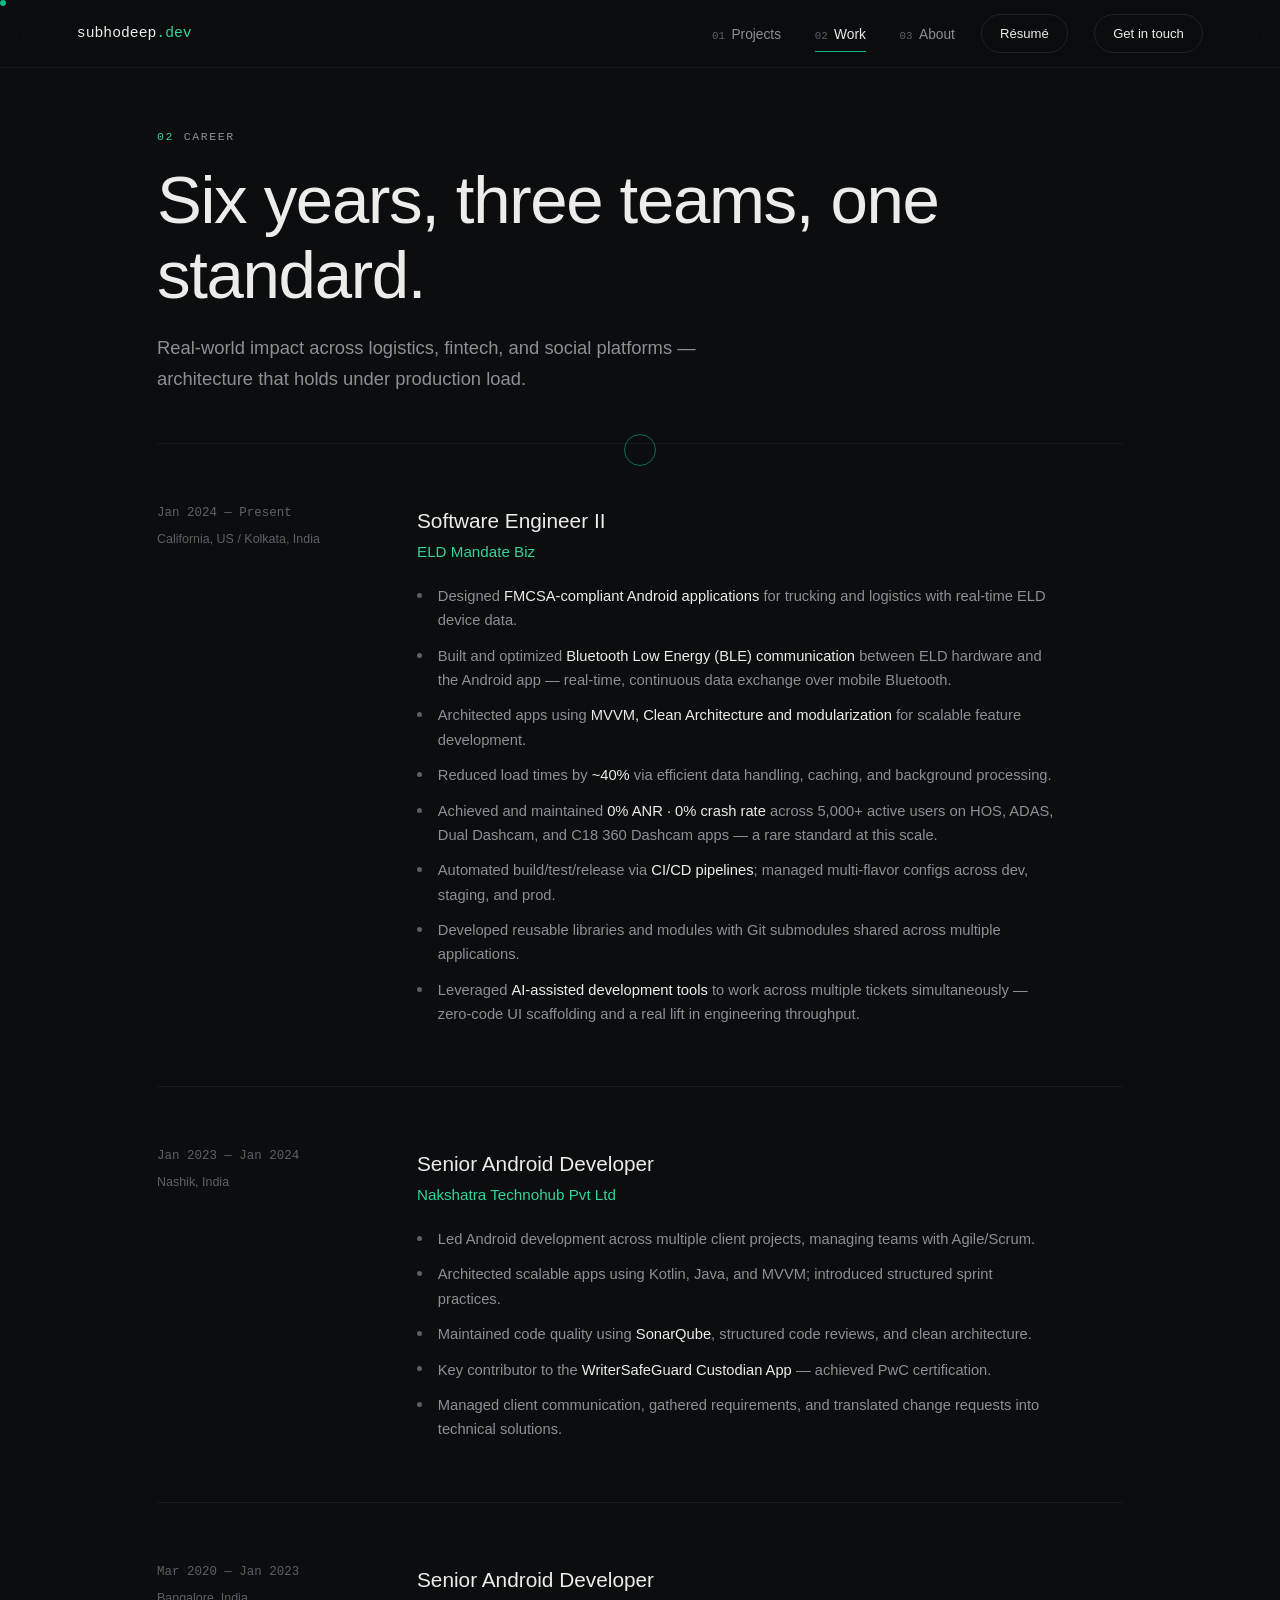
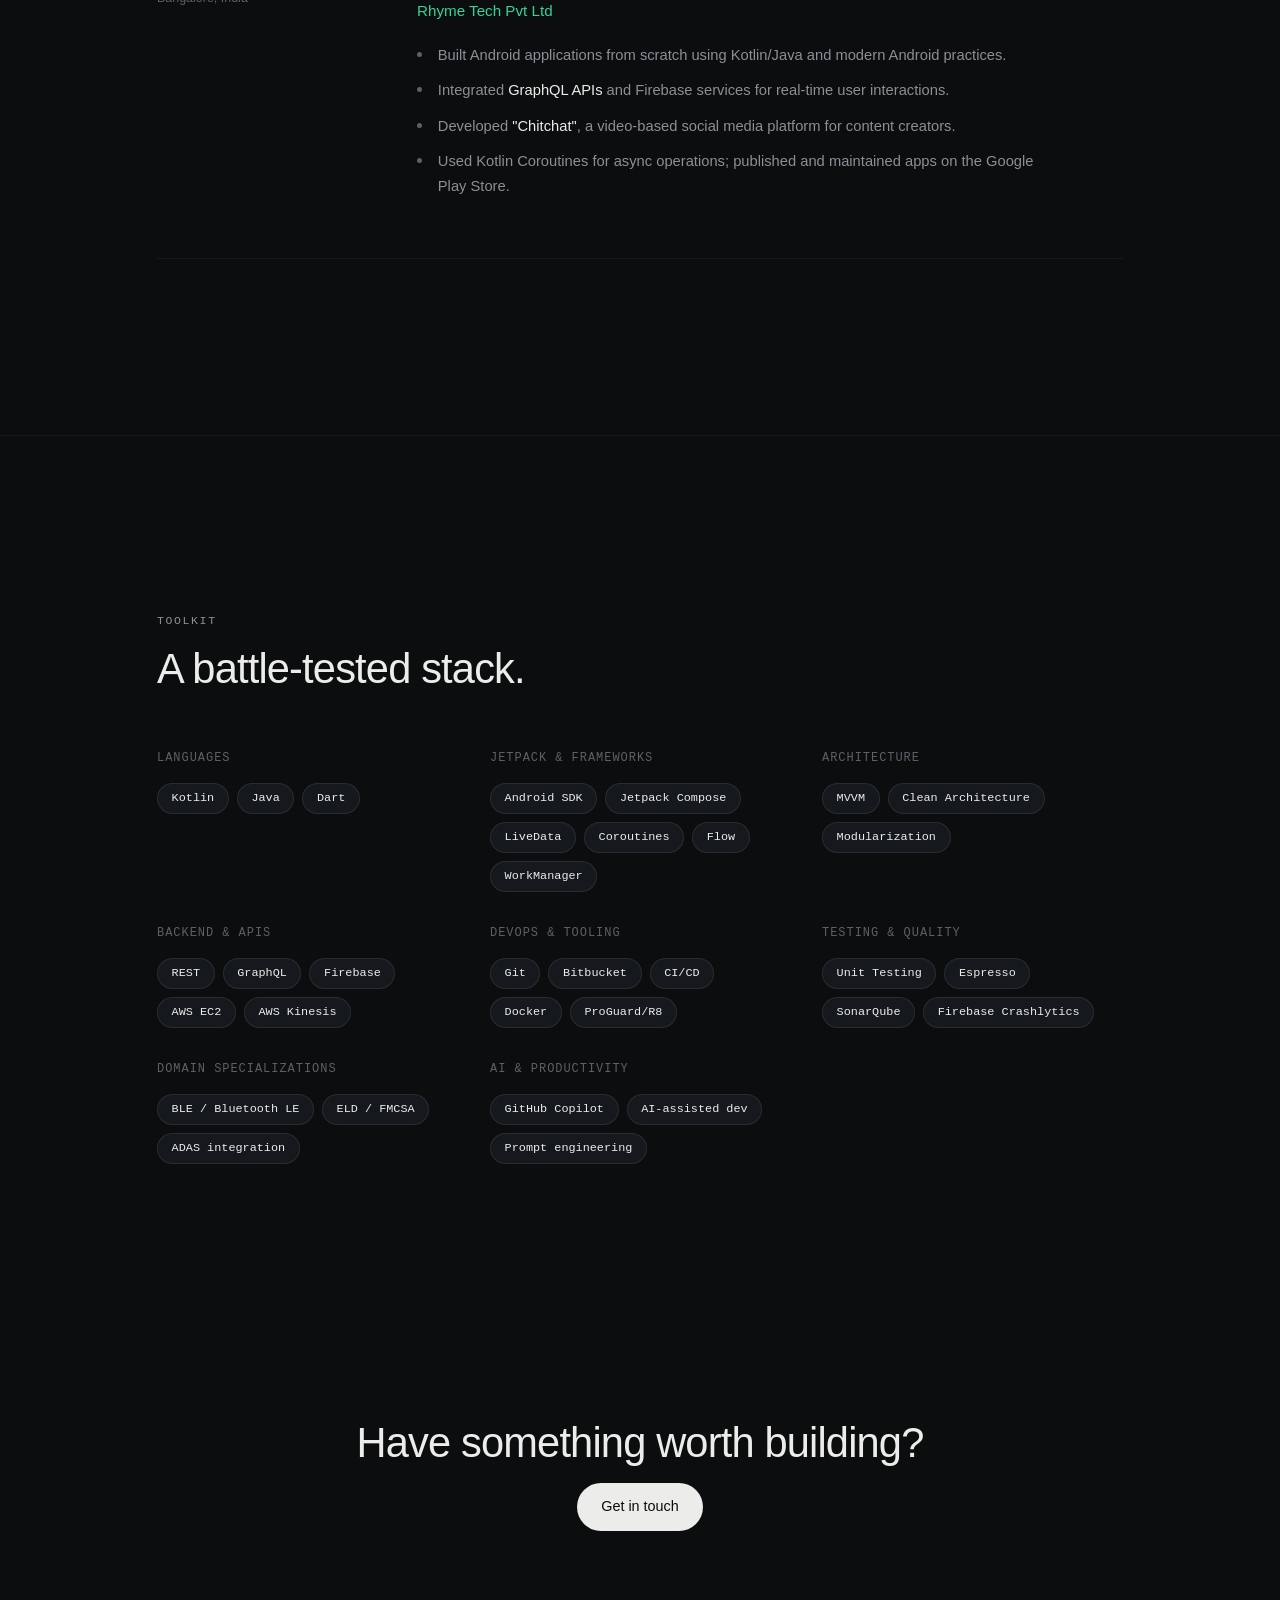
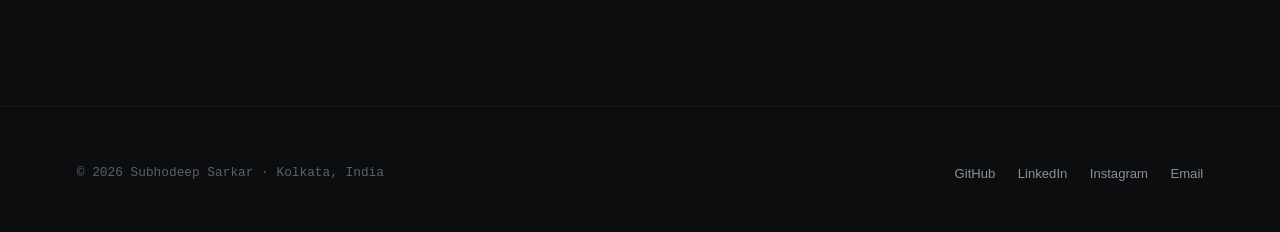
<file: work/index.html>
<!DOCTYPE html>
<html lang="en">
<head>
<meta charset="UTF-8" />
<meta name="viewport" content="width=device-width, initial-scale=1.0"/>
<meta http-equiv="Content-Security-Policy" content="default-src 'self'; script-src 'self'; style-src 'self' 'unsafe-inline' https://fonts.googleapis.com; img-src 'self' data: https://img.youtube.com; font-src https://fonts.gstatic.com; connect-src 'none'; base-uri 'self'; form-action 'self'; frame-ancestors 'self';">
<meta name="referrer" content="strict-origin-when-cross-origin">
<meta http-equiv="X-Content-Type-Options" content="nosniff">
<meta name="color-scheme" content="dark">
<meta name="description" content="6+ years of Android engineering across logistics, fintech, and social platforms — career path and technical toolkit for Subhodeep Sarkar.">
<title>Work · Subhodeep Sarkar</title>
<link rel="preconnect" href="https://fonts.googleapis.com">
<link rel="preconnect" href="https://fonts.gstatic.com" crossorigin>
<link href="https://fonts.googleapis.com/css2?family=Inter:wght@300;400;500;600;700&family=Newsreader:ital@1&family=JetBrains+Mono:wght@400;500&display=swap" rel="stylesheet">
<link rel="stylesheet" href="../assets/css/style.css?v=5">
<link rel="stylesheet" href="../assets/css/pages.css?v=5">
</head>
<body>

<div class="cursor-dot" id="cursorDot"></div>
<div class="cursor-ring" id="cursorRing"></div>

<header class="site-nav">
  <a href="../index.html" class="nav-logo">subhodeep<span>.dev</span></a>
  <nav class="nav-right">
    <ul class="nav-links">
      <li><a href="../projects/index.html"><span class="n">01</span>Projects</a></li>
      <li><a href="../work/index.html"><span class="n">02</span>Work</a></li>
      <li><a href="../about/index.html"><span class="n">03</span>About</a></li>
    </ul>
    <a href="../resume.pdf" download class="nav-cta desktop-only">Résumé</a>
    <a href="../contact/index.html" class="nav-cta desktop-only">Get in touch</a>
    <div class="hamburger" id="hamburger" aria-label="Menu" aria-expanded="false" role="button" tabindex="0">
      <span></span><span></span><span></span>
    </div>
  </nav>
</header>

<div class="mobile-menu" id="mobileMenu">
  <a href="../projects/index.html"><span class="n">01</span>Projects</a>
  <a href="../work/index.html"><span class="n">02</span>Work</a>
  <a href="../about/index.html"><span class="n">03</span>About</a>
  <a href="../contact/index.html"><span class="n">04</span>Contact</a>
  <a href="../resume.pdf" download><span class="n">↓</span>Résumé</a>
  <div class="mm-footer">
    <a href="https://github.com/ssubhodeep" target="_blank">GitHub</a>
    <a href="https://www.linkedin.com/in/ssubhodeep/" target="_blank">LinkedIn</a>
    <a href="mailto:subhodeepsarkar909@gmail.com">Email</a>
  </div>
</div>

<main id="main-content">

  <section class="container" style="padding-top:8rem;padding-bottom:2rem;">
    <div class="eyebrow reveal"><span class="num">02</span> Career</div>
    <h1 class="reveal">Six years, three teams, one standard.</h1>
    <p class="lede reveal" style="margin-top:1.2rem;">Real-world impact across logistics, fintech, and social platforms — architecture that holds under production load.</p>
  </section>

  <section class="container" style="padding-top:1rem;">
    <div class="timeline">

      <div class="tl-item reveal">
        <div class="tl-side">
          <div class="tl-date">Jan 2024 — Present</div>
          <div class="tl-location">California, US / Kolkata, India</div>
        </div>
        <div>
          <div class="tl-title">Software Engineer II</div>
          <div class="tl-company">ELD Mandate Biz</div>
          <ul class="tl-bullets">
            <li>Designed <strong>FMCSA-compliant Android applications</strong> for trucking and logistics with real-time ELD device data.</li>
            <li>Built and optimized <strong>Bluetooth Low Energy (BLE) communication</strong> between ELD hardware and the Android app — real-time, continuous data exchange over mobile Bluetooth.</li>
            <li>Architected apps using <strong>MVVM, Clean Architecture and modularization</strong> for scalable feature development.</li>
            <li>Reduced load times by <strong>~40%</strong> via efficient data handling, caching, and background processing.</li>
            <li>Achieved and maintained <strong>0% ANR · 0% crash rate</strong> across 5,000+ active users on HOS, ADAS, Dual Dashcam, and C18 360 Dashcam apps — a rare standard at this scale.</li>
            <li>Automated build/test/release via <strong>CI/CD pipelines</strong>; managed multi-flavor configs across dev, staging, and prod.</li>
            <li>Developed reusable libraries and modules with Git submodules shared across multiple applications.</li>
            <li>Leveraged <strong>AI-assisted development tools</strong> to work across multiple tickets simultaneously — zero-code UI scaffolding and a real lift in engineering throughput.</li>
          </ul>
        </div>
      </div>

      <div class="tl-item reveal">
        <div class="tl-side">
          <div class="tl-date">Jan 2023 — Jan 2024</div>
          <div class="tl-location">Nashik, India</div>
        </div>
        <div>
          <div class="tl-title">Senior Android Developer</div>
          <div class="tl-company">Nakshatra Technohub Pvt Ltd</div>
          <ul class="tl-bullets">
            <li>Led Android development across multiple client projects, managing teams with Agile/Scrum.</li>
            <li>Architected scalable apps using Kotlin, Java, and MVVM; introduced structured sprint practices.</li>
            <li>Maintained code quality using <strong>SonarQube</strong>, structured code reviews, and clean architecture.</li>
            <li>Key contributor to the <strong>WriterSafeGuard Custodian App</strong> — achieved PwC certification.</li>
            <li>Managed client communication, gathered requirements, and translated change requests into technical solutions.</li>
          </ul>
        </div>
      </div>

      <div class="tl-item reveal">
        <div class="tl-side">
          <div class="tl-date">Mar 2020 — Jan 2023</div>
          <div class="tl-location">Bangalore, India</div>
        </div>
        <div>
          <div class="tl-title">Senior Android Developer</div>
          <div class="tl-company">Rhyme Tech Pvt Ltd</div>
          <ul class="tl-bullets">
            <li>Built Android applications from scratch using Kotlin/Java and modern Android practices.</li>
            <li>Integrated <strong>GraphQL APIs</strong> and Firebase services for real-time user interactions.</li>
            <li>Developed <strong>"Chitchat"</strong>, a video-based social media platform for content creators.</li>
            <li>Used Kotlin Coroutines for async operations; published and maintained apps on the Google Play Store.</li>
          </ul>
        </div>
      </div>

    </div>
  </section>

  <hr class="hr">

  <!-- TOOLKIT -->
  <section class="container">
    <div class="section-head reveal">
      <div class="eyebrow">Toolkit</div>
      <h2>A battle-tested stack.</h2>
    </div>
    <div class="toolkit-grid">
      <div class="reveal">
        <div class="toolkit-cat">Languages</div>
        <div class="tag-row"><span class="pill">Kotlin</span><span class="pill">Java</span><span class="pill">Dart</span></div>
      </div>
      <div class="reveal">
        <div class="toolkit-cat">Jetpack &amp; frameworks</div>
        <div class="tag-row"><span class="pill">Android SDK</span><span class="pill">Jetpack Compose</span><span class="pill">LiveData</span><span class="pill">Coroutines</span><span class="pill">Flow</span><span class="pill">WorkManager</span></div>
      </div>
      <div class="reveal">
        <div class="toolkit-cat">Architecture</div>
        <div class="tag-row"><span class="pill">MVVM</span><span class="pill">Clean Architecture</span><span class="pill">Modularization</span></div>
      </div>
      <div class="reveal">
        <div class="toolkit-cat">Backend &amp; APIs</div>
        <div class="tag-row"><span class="pill">REST</span><span class="pill">GraphQL</span><span class="pill">Firebase</span><span class="pill">AWS EC2</span><span class="pill">AWS Kinesis</span></div>
      </div>
      <div class="reveal">
        <div class="toolkit-cat">DevOps &amp; tooling</div>
        <div class="tag-row"><span class="pill">Git</span><span class="pill">Bitbucket</span><span class="pill">CI/CD</span><span class="pill">Docker</span><span class="pill">ProGuard/R8</span></div>
      </div>
      <div class="reveal">
        <div class="toolkit-cat">Testing &amp; quality</div>
        <div class="tag-row"><span class="pill">Unit Testing</span><span class="pill">Espresso</span><span class="pill">SonarQube</span><span class="pill">Firebase Crashlytics</span></div>
      </div>
      <div class="reveal">
        <div class="toolkit-cat">Domain specializations</div>
        <div class="tag-row"><span class="pill">BLE / Bluetooth LE</span><span class="pill">ELD / FMCSA</span><span class="pill">ADAS integration</span></div>
      </div>
      <div class="reveal">
        <div class="toolkit-cat">AI &amp; productivity</div>
        <div class="tag-row"><span class="pill">GitHub Copilot</span><span class="pill">AI-assisted dev</span><span class="pill">Prompt engineering</span></div>
      </div>
    </div>
  </section>

  <section class="container text-center reveal" style="padding-top:5rem;">
    <h2 style="margin-bottom:1rem;">Have something worth building?</h2>
    <div class="btn-row" style="justify-content:center;">
      <a href="../contact/index.html" class="btn btn-primary">Get in touch</a>
    </div>
  </section>

</main>

<button id="back-to-top" aria-label="Back to top">
  <svg width="16" height="16" viewBox="0 0 24 24" fill="none" stroke="currentColor" stroke-width="2.5" stroke-linecap="round" stroke-linejoin="round"><polyline points="18 15 12 9 6 15"/></svg>
</button>

<footer class="site-footer">
  <div class="foot-copy">© <span id="foot-year">2026</span> Subhodeep Sarkar · Kolkata, India</div>
  <div class="foot-links">
    <a href="https://github.com/ssubhodeep" target="_blank">GitHub</a>
    <a href="https://www.linkedin.com/in/ssubhodeep/" target="_blank">LinkedIn</a>
    <a href="https://www.instagram.com/isubhodeepsarkar" target="_blank">Instagram</a>
    <a href="mailto:subhodeepsarkar909@gmail.com">Email</a>
  </div>
</footer>

<script src="../assets/js/main.js?v=5"></script>
</body>
</html>
</file>
<file: assets/css/style.css>
/* =========================================================
   Subhodeep Sarkar — portfolio design system
   Minimal, editorial, dark. Inspired by sunnypatel.net.
   ========================================================= */

*, *::before, *::after { box-sizing: border-box; margin: 0; padding: 0; }

:root {
  --bg: #0b0d0f;
  --bg-elev: #111417;
  --bg-elev-2: #15181c;
  --border: rgba(255,255,255,0.09);
  --border-soft: rgba(255,255,255,0.05);

  --text: #ececea;
  --muted: #8b9096;
  --muted-2: #5c6167;

  --accent: #10b981;
  --accent-soft: rgba(16,185,129,0.13);
  --accent-text: #34d399;

  --ok: #6ee7b0;
  --ok-soft: rgba(110,231,176,0.12);
  --warn: #f5b97f;
  --warn-soft: rgba(245,185,127,0.12);

  --sans: 'Inter', -apple-system, BlinkMacSystemFont, sans-serif;
  --serif: 'Newsreader', Georgia, serif;
  --mono: 'JetBrains Mono', 'SFMono-Regular', monospace;

  --container: 1120px;
  --pad: 6vw;
  --ease: cubic-bezier(.16,.8,.24,1);
  --ease-out: cubic-bezier(.22,1,.36,1);

  --space-xs: 1rem;
  --space-sm: 1.75rem;
  --space-md: clamp(2.25rem, 5vw, 3.5rem);
  /* Fluid section padding: scales continuously with viewport width instead
     of jumping at a single breakpoint, so it can't silently stay small on
     in-between widths (e.g. a resized desktop window under 760px). */
  --space-section: clamp(5.5rem, 16vw, 11rem);
}

@media (min-width: 1400px) { :root { --pad: 8vw; } }

html {
  scroll-behavior: smooth;
  -webkit-text-size-adjust: 100%;
}

body {
  font-family: var(--sans);
  background: var(--bg);
  color: var(--text);
  line-height: 1.6;
  overflow-x: hidden;
  font-size: 16px;
  -webkit-font-smoothing: antialiased;
}

::selection { background: var(--accent-soft); color: var(--text); }

::-webkit-scrollbar { width: 8px; }
::-webkit-scrollbar-track { background: var(--bg); }
::-webkit-scrollbar-thumb { background: var(--border); border-radius: 4px; }
::-webkit-scrollbar-thumb:hover { background: var(--muted-2); }

a { color: inherit; text-decoration: none; }

img { max-width: 100%; display: block; }

em, i.em {
  font-family: var(--serif);
  font-style: italic;
  font-weight: 400;
  color: var(--accent-text);
}

.container {
  max-width: var(--container);
  margin: 0 auto;
  /* Longhand on purpose: a padding shorthand here would zero out
     padding-top/bottom on every <section class="container">, silently
     overriding the section rule's vertical spacing below (class selectors
     beat the element selector, so the whole shorthand would win outright). */
  padding-left: var(--pad);
  padding-right: var(--pad);
}

.mono {
  font-family: var(--mono);
  letter-spacing: 0.02em;
}

.eyebrow {
  display: flex;
  align-items: center;
  gap: 0.6rem;
  font-family: var(--mono);
  font-size: 0.72rem;
  font-weight: 500;
  letter-spacing: 0.14em;
  text-transform: uppercase;
  color: var(--muted);
  margin-bottom: 1rem;
}
.eyebrow .num { color: var(--accent-text); }
.eyebrow .dot {
  width: 6px; height: 6px; border-radius: 50%;
  background: var(--ok);
  box-shadow: 0 0 6px var(--ok);
  animation: pulse 2.2s infinite;
}
@keyframes pulse { 0%,100%{opacity:1} 50%{opacity:0.35} }

h1, h2, h3, h4 {
  font-weight: 500;
  letter-spacing: -0.02em;
  line-height: 1.12;
}

h1 { font-size: clamp(2.2rem, 5.6vw, 4.2rem); font-weight: 500; }
h2 { font-size: clamp(1.7rem, 3.4vw, 2.6rem); }
h3 { font-size: clamp(1.15rem, 1.8vw, 1.4rem); }

p { color: var(--muted); }

.lede {
  font-size: clamp(1rem, 1.6vw, 1.15rem);
  color: var(--muted);
  max-width: 620px;
  line-height: 1.7;
}

/* ---- NAV ---- */
header.site-nav {
  position: fixed; top: 0; left: 0; right: 0; z-index: 200;
  display: flex; align-items: center; justify-content: space-between;
  height: 68px;
  padding: 0 var(--pad);
  background: rgba(11,13,15,0.72);
  backdrop-filter: blur(14px) saturate(1.2);
  border-bottom: 1px solid var(--border-soft);
}
.nav-logo {
  font-family: var(--mono);
  font-size: 0.92rem;
  font-weight: 500;
  color: var(--text);
}
.nav-logo span { color: var(--accent-text); }

.nav-links {
  display: flex;
  align-items: center;
  gap: 2.1rem;
  list-style: none;
}
.nav-links a {
  display: inline-flex;
  align-items: baseline;
  gap: 0.4rem;
  font-size: 0.86rem;
  font-weight: 500;
  color: var(--muted);
  transition: color 0.25s var(--ease);
  position: relative;
}
.nav-links a .n {
  font-family: var(--mono);
  font-size: 0.68rem;
  color: var(--muted-2);
}
.nav-links a:hover { color: var(--text); }
.nav-links a.active { color: var(--text); }
.nav-links a::after {
  content: '';
  position: absolute; left: 0; bottom: -6px;
  width: 0; height: 1px;
  background: var(--accent);
  transition: width 0.28s var(--ease);
}
.nav-links a:hover::after,
.nav-links a.active::after { width: 100%; }

.nav-cta {
  padding: 0.5rem 1.15rem;
  border: 1px solid var(--border);
  border-radius: 100px;
  font-size: 0.82rem;
  font-weight: 500;
  color: var(--text);
  transition: border-color 0.25s var(--ease), background 0.25s var(--ease);
  white-space: nowrap;
}
.nav-cta:hover { border-color: var(--accent); background: var(--accent-soft); }

.nav-right { display: flex; align-items: center; gap: 1.6rem; }

.hamburger {
  display: none;
  flex-direction: column; gap: 5px;
  width: 24px; cursor: pointer;
  z-index: 210;
}
.hamburger span {
  width: 100%; height: 1.5px; background: var(--text);
  transition: transform 0.3s var(--ease), opacity 0.3s var(--ease);
}
.hamburger.open span:nth-child(1) { transform: translateY(6.5px) rotate(45deg); }
.hamburger.open span:nth-child(2) { opacity: 0; }
.hamburger.open span:nth-child(3) { transform: translateY(-6.5px) rotate(-45deg); }

.mobile-menu {
  position: fixed; inset: 0; z-index: 190;
  background: var(--bg);
  display: flex; flex-direction: column;
  justify-content: center;
  padding: 0 var(--pad);
  gap: 1.6rem;
  opacity: 0; visibility: hidden;
  transform: translateY(-8px);
  transition: opacity 0.3s var(--ease), transform 0.3s var(--ease), visibility 0.3s;
}
.mobile-menu.open { opacity: 1; visibility: visible; transform: translateY(0); }
.mobile-menu a {
  font-size: 1.6rem;
  font-weight: 500;
  color: var(--text);
  display: flex; align-items: baseline; gap: 0.7rem;
}
.mobile-menu a .n { font-family: var(--mono); font-size: 0.9rem; color: var(--muted-2); }
.mobile-menu .mm-footer {
  margin-top: 1.5rem;
  padding-top: 1.5rem;
  border-top: 1px solid var(--border);
  display: flex; gap: 1.4rem;
  font-size: 0.85rem; color: var(--muted);
}

@media (max-width: 860px) {
  .nav-links, .nav-right .nav-cta.desktop-only { display: none; }
  .hamburger { display: flex; }
}

/* ---- BUTTONS ---- */
.btn-row { display: flex; flex-wrap: wrap; gap: 0.9rem; }
.btn {
  display: inline-flex; align-items: center; gap: 0.5rem;
  padding: 0.78rem 1.5rem;
  border-radius: 100px;
  font-size: 0.9rem; font-weight: 500;
  transition: transform 0.25s var(--ease), border-color 0.25s var(--ease), background 0.25s var(--ease), opacity 0.25s var(--ease);
  cursor: pointer;
}
.btn-primary {
  background: var(--text); color: var(--bg);
}
.btn-primary:hover { transform: translateY(-2px); opacity: 0.88; }
.btn-outline {
  border: 1px solid var(--border); color: var(--text);
}
.btn-outline:hover { border-color: var(--accent); background: var(--accent-soft); transform: translateY(-2px); }

.link-arrow {
  display: inline-flex; align-items: center; gap: 0.4rem;
  font-size: 0.88rem; font-weight: 500; color: var(--text);
  position: relative;
}
.link-arrow::after {
  content: ''; position: absolute; left: 0; bottom: -3px; width: 100%; height: 1px;
  background: var(--border);
}
.link-arrow:hover::after { background: var(--accent); }
.link-arrow .arrow { transition: transform 0.25s var(--ease); }
.link-arrow:hover .arrow { transform: translate(3px,-2px); }

/* ---- SECTIONS ---- */
section, main > .page-block { padding: var(--space-section) 0; }
.section-head { margin-bottom: var(--space-md); }

.hr { height: 1px; background: var(--border-soft); border: none; margin: 0; display: block; width: 100%; }

/* numbered index rows (used for "what I do", skills, etc.) */
.num-list { display: flex; flex-direction: column; }
.num-row {
  display: grid;
  grid-template-columns: 60px 1fr;
  gap: 1.5rem;
  padding: 2.6rem 0;
  border-top: 1px solid var(--border-soft);
  transition: padding-left 0.35s var(--ease-out);
}
.num-row:hover { padding-left: 0.4rem; }
.num-row:last-child { border-bottom: 1px solid var(--border-soft); }
.num-row .n {
  font-family: var(--mono);
  color: var(--muted-2);
  font-size: 0.85rem;
  padding-top: 0.3rem;
  transition: color 0.35s var(--ease);
}
.num-row:hover .n { color: var(--accent-text); }
.num-row h3 { margin-bottom: 0.6rem; color: var(--text); }
.num-row p { max-width: 560px; }

/* pill tags */
.pill {
  display: inline-flex; align-items: center;
  padding: 0.32rem 0.85rem;
  border-radius: 100px;
  font-family: var(--mono);
  font-size: 0.74rem;
  font-weight: 500;
  border: 1px solid var(--border);
  color: var(--text);
  background: var(--bg-elev-2);
  transition: border-color 0.3s var(--ease), transform 0.3s var(--ease-out);
}
.pill:hover { border-color: rgba(16,185,129,0.4); transform: translateY(-2px); }
.pill.ok { color: var(--ok); border-color: rgba(110,231,176,0.25); background: var(--ok-soft); }
.pill.accent { color: var(--accent-text); border-color: rgba(16,185,129,0.28); background: var(--accent-soft); }
.pill.warn { color: var(--warn); border-color: rgba(245,185,127,0.25); background: var(--warn-soft); }

.tag-row { display: flex; flex-wrap: wrap; gap: 0.5rem; }

/* card */
.card {
  border: 1px solid var(--border);
  border-radius: 14px;
  background: var(--bg-elev);
  padding: 1.9rem;
  transition: border-color 0.35s var(--ease), transform 0.35s var(--ease-out), box-shadow 0.35s var(--ease-out);
}
.card:hover {
  border-color: rgba(16,185,129,0.35);
  transform: translateY(-4px);
  box-shadow: 0 16px 40px -20px rgba(16,185,129,0.25);
}

/* stat block */
.stat-grid {
  display: grid;
  grid-template-columns: repeat(auto-fit, minmax(160px, 1fr));
  gap: 2rem 2.5rem;
}
.stat-num {
  font-family: var(--mono);
  font-size: clamp(1.8rem, 3.2vw, 2.6rem);
  font-weight: 500;
  color: var(--text);
  line-height: 1;
}
.stat-label {
  font-size: 0.8rem; color: var(--muted); margin-top: 0.5rem;
}

/* ---- REVEAL / MOTION ---- */
.reveal {
  opacity: 0;
  transform: translateY(22px);
  filter: blur(4px);
  transition: opacity 0.8s var(--ease-out), transform 0.8s var(--ease-out), filter 0.8s var(--ease-out);
  will-change: opacity, transform;
}
.reveal.in { opacity: 1; transform: translateY(0); filter: blur(0); }
@media (prefers-reduced-motion: reduce) {
  .reveal { opacity: 1; transform: none; filter: none; transition: none; }
  html { scroll-behavior: auto; }
}

/* subtle hover lift, reused across interactive blocks */
.lift { transition: transform 0.35s var(--ease-out), border-color 0.3s var(--ease); }
.lift:hover { transform: translateY(-3px); }

/* ---- FOOTER ---- */
footer.site-footer {
  padding: 3.5rem var(--pad) 3rem;
  border-top: 1px solid var(--border-soft);
  display: flex; flex-wrap: wrap; gap: 1.2rem;
  align-items: center; justify-content: space-between;
}
footer.site-footer .foot-copy {
  font-size: 0.8rem; color: var(--muted-2);
  font-family: var(--mono);
}
footer.site-footer .foot-links {
  display: flex; gap: 1.4rem;
  font-size: 0.82rem; color: var(--muted);
}
footer.site-footer .foot-links a:hover { color: var(--text); }

/* back to top */
#back-to-top {
  position: fixed; right: 1.6rem; bottom: 1.6rem; z-index: 90;
  width: 42px; height: 42px; border-radius: 50%;
  background: var(--bg-elev); border: 1px solid var(--border);
  color: var(--text);
  display: flex; align-items: center; justify-content: center;
  cursor: pointer;
  opacity: 0; visibility: hidden; transform: translateY(8px);
  transition: opacity 0.3s var(--ease), transform 0.3s var(--ease), border-color 0.25s;
}
#back-to-top.show { opacity: 1; visibility: visible; transform: translateY(0); }
#back-to-top:hover { border-color: var(--accent); }

/* ---- BOOT LOADER ---- */
.boot-loader {
  position: fixed; inset: 0; z-index: 500;
  background: var(--bg);
  display: flex; align-items: center; justify-content: center;
  transition: opacity 0.6s var(--ease-out);
  /* Failsafe: if JS never runs (blocked, errors, etc.) the loader still
     self-dismisses after 6s so the site is never permanently blocked. */
  animation: boot-failsafe 0s 6s forwards;
}
.boot-loader.boot-done { opacity: 0; pointer-events: none; }
@keyframes boot-failsafe { to { opacity: 0; visibility: hidden; pointer-events: none; } }
body.boot-lock { overflow: hidden; }
.boot-card {
  width: min(360px, 86vw);
  border: 1px solid var(--border);
  border-radius: 14px;
  background: var(--bg-elev);
  overflow: hidden;
  box-shadow: 0 30px 70px -30px rgba(0,0,0,0.7);
}
.boot-bar {
  display: flex; align-items: center; gap: 0.4rem;
  padding: 0.7rem 0.9rem;
  border-bottom: 1px solid var(--border-soft);
}
.bd { width: 9px; height: 9px; border-radius: 50%; background: var(--muted-2); }
.bd-r { background: #e5605a; }
.bd-y { background: #e0b84e; }
.bd-g { background: var(--accent); }
.boot-label { margin-left: 0.5rem; font-size: 0.65rem; letter-spacing: 0.18em; color: var(--muted-2); }
.boot-body { padding: 1.2rem 1.1rem 1.4rem; font-size: 0.82rem; }
.boot-line { color: var(--muted); line-height: 1.9; }
.boot-prompt { color: var(--accent-text); font-weight: 600; }
#bootCmd { color: var(--text); }
.boot-status { padding-left: 1.1rem; font-size: 0.8rem; opacity: 0; transition: opacity 0.4s var(--ease); }
.boot-status.show { opacity: 1; }
.ok-text { color: var(--ok); }
.boot-cursor { color: var(--accent); animation: blink 1s step-start infinite; }
@keyframes blink { 50% { opacity: 0; } }

/* ---- CUSTOM CURSOR ---- */
/* Hidden by default; JS only enables it (adds .custom-cursor to body) on
   pointer-fine devices that don't prefer reduced motion, so a JS failure
   or touch device never leaves visitors without a visible cursor. */
.cursor-dot, .cursor-ring { display: none; }
body.custom-cursor,
body.custom-cursor a,
body.custom-cursor button,
body.custom-cursor .hamburger { cursor: none; }
body.custom-cursor .cursor-dot,
body.custom-cursor .cursor-ring {
  display: block;
  position: fixed;
  top: 0; left: 0;
  border-radius: 50%;
  pointer-events: none;
  z-index: 999;
  will-change: transform;
}
body.custom-cursor .cursor-dot {
  width: 6px; height: 6px;
  background: var(--accent);
  transition: opacity 0.2s var(--ease);
}
body.custom-cursor .cursor-ring {
  width: 32px; height: 32px;
  border: 1px solid var(--accent);
  opacity: 0.55;
  transition: width 0.25s var(--ease-out), height 0.25s var(--ease-out), opacity 0.25s var(--ease-out), background 0.25s var(--ease-out);
}
body.custom-cursor .cursor-ring.cur-hover {
  width: 48px; height: 48px;
  opacity: 0.9;
  background: var(--accent-soft);
}

/* ---- utility ---- */
.grid-2 { display: grid; grid-template-columns: 1fr 1fr; gap: 3rem; }
@media (max-width: 760px) { .grid-2 { grid-template-columns: 1fr; gap: 2.2rem; } }

.text-center { text-align: center; }

@media (max-width: 760px) {
  .section-head { margin-bottom: var(--space-sm); }
  .num-row { grid-template-columns: 40px 1fr; gap: 1rem; }
}
</file>
<file: assets/css/pages.css>
/* =========================================================
   Page-specific layout — home, projects, work, about, contact
   ========================================================= */

/* ---- HERO (home) ---- */
#hero {
  min-height: 92vh;
  display: flex; flex-direction: column; justify-content: center;
  padding-top: 90px;
}
#hero .kicker {
  font-family: var(--mono);
  font-size: 0.85rem;
  color: var(--muted);
  margin-bottom: 1.6rem;
}
#hero .hero-grid {
  display: grid;
  grid-template-columns: 1fr auto;
  align-items: center;
  gap: 3rem;
}
@media (max-width: 980px) {
  #hero .hero-grid { grid-template-columns: 1fr; }
}
#hero h1 { max-width: 900px; }
#hero .lede { margin-top: 1.6rem; margin-bottom: 2.4rem; }
#hero .btn-row { margin-bottom: 3.5rem; }

/* ---- 3D PHONE ---- */
.phone-stage {
  --pw: 220px; --ph: 452px; --pd: 20px;
  width: var(--pw); height: var(--ph);
  perspective: 1600px;
  margin: 0 auto;
  position: relative;
}
@media (max-width: 980px) {
  .phone-stage { --pw: 180px; --ph: 370px; margin-top: 1rem; }
}
.phone-glow {
  position: absolute;
  inset: -70px;
  background: radial-gradient(circle at 50% 38%, rgba(16,185,129,0.32), transparent 70%);
  filter: blur(8px);
  pointer-events: none;
}
.phone-3d {
  position: relative;
  width: 100%; height: 100%;
  transform-style: preserve-3d;
  /* Swings rather than fully spinning: a flat two-sided card goes edge-on
     (and nearly invisible) at 90°/270° in a full rotation, so we oscillate
     within a range that always keeps a face angled toward the viewer. */
  animation: swing-phone 7s ease-in-out infinite alternate;
}
@media (prefers-reduced-motion: reduce) {
  .phone-3d { animation: none; transform: rotateY(-22deg) rotateX(4deg); }
}
@keyframes swing-phone {
  from { transform: rotateY(-26deg) rotateX(6deg); }
  to   { transform: rotateY(26deg) rotateX(6deg); }
}
.phone-face {
  position: absolute; inset: 0;
  border-radius: 30px;
  backface-visibility: hidden;
  border: 1px solid rgba(16,185,129,0.18);
}
.phone-front {
  transform: translateZ(calc(var(--pd) / 2));
  background: linear-gradient(160deg, #1c2b26, #060d0a);
  box-shadow:
    inset 0 0 0 2px rgba(255,255,255,0.04),
    inset 0 60px 90px -60px rgba(16,185,129,0.35),
    0 40px 80px -28px rgba(16,185,129,0.3);
  overflow: hidden;
  display: flex; flex-direction: column;
  padding: 20px 16px 18px;
}
.phone-front::before {
  /* glossy diagonal sheen */
  content: '';
  position: absolute; inset: 0;
  background: linear-gradient(115deg, rgba(255,255,255,0.07) 0%, transparent 30%);
  pointer-events: none;
}
.phone-back {
  transform: rotateY(180deg) translateZ(calc(var(--pd) / 2));
  background: linear-gradient(200deg, #13201b, #050907);
}
.phone-back::after {
  content: '';
  position: absolute; top: 42%; left: 50%;
  width: 42px; height: 42px;
  border-radius: 50%;
  border: 2px solid rgba(16,185,129,0.18);
  transform: translate(-50%, -50%);
}
.phone-notch {
  width: 46px; height: 6px; border-radius: 4px;
  background: rgba(255,255,255,0.14);
  margin: 0 auto 16px;
  flex-shrink: 0;
}
.phone-screen {
  flex: 1;
  font-family: var(--mono);
  display: flex; flex-direction: column;
  gap: 0.9rem;
  position: relative;
}
.ps-status {
  display: flex; align-items: center; gap: 0.4rem;
  font-size: 0.6rem; letter-spacing: 0.14em; color: var(--muted);
}
.ps-status .dot { width: 5px; height: 5px; border-radius: 50%; background: var(--ok); box-shadow: 0 0 6px var(--ok); animation: pulse 2.2s infinite; }
.ps-name { font-size: 1.18rem; font-weight: 600; color: var(--text); line-height: 1.25; margin-top: 0.4rem; }
.ps-role { font-size: 0.7rem; color: var(--accent-text); text-shadow: 0 0 12px rgba(52,211,153,0.5); }
.ps-rule { height: 1px; background: linear-gradient(90deg, rgba(16,185,129,0.3), transparent); margin: 0.2rem 0; }
.ps-stats { display: flex; gap: 1rem; margin-top: auto; }
.ps-stats div { font-size: 0.95rem; color: var(--text); font-weight: 600; }
.ps-stats span { display: block; font-size: 0.58rem; color: var(--muted); font-weight: 400; margin-top: 0.15rem; }
.phone-home-bar { width: 90px; height: 3px; border-radius: 2px; background: rgba(16,185,129,0.25); margin: 14px auto 0; flex-shrink: 0; }

.hero-meta {
  display: flex; flex-wrap: wrap; gap: 2.5rem;
  font-family: var(--mono);
  font-size: 0.78rem; color: var(--muted-2);
}
.hero-meta strong { color: var(--muted); font-weight: 500; }

/* selected work teasers */
.work-teaser-grid {
  display: grid;
  grid-template-columns: repeat(3, 1fr);
  gap: 1.5rem;
}
@media (max-width: 900px) { .work-teaser-grid { grid-template-columns: 1fr; } }

.work-teaser {
  display: block;
  border: 1px solid var(--border);
  border-radius: 14px;
  overflow: hidden;
  background: var(--bg-elev);
  transition: border-color 0.35s var(--ease), transform 0.35s var(--ease-out), box-shadow 0.35s var(--ease-out);
}
.work-teaser:hover {
  border-color: rgba(16,185,129,0.35);
  transform: translateY(-5px);
  box-shadow: 0 16px 40px -20px rgba(16,185,129,0.25);
}
.work-teaser .wt-top {
  padding: 1.6rem 1.6rem 1.2rem;
  display: flex; justify-content: space-between; align-items: flex-start;
}
.work-teaser .wt-icon { font-size: 1.6rem; }
.work-teaser .wt-year { font-family: var(--mono); font-size: 0.72rem; color: var(--muted-2); }
.work-teaser .wt-body { padding: 0 1.6rem 1.6rem; }
.work-teaser .wt-name { font-size: 1.05rem; font-weight: 500; color: var(--text); margin-bottom: 0.4rem; }
.work-teaser .wt-desc { font-size: 0.85rem; color: var(--muted); line-height: 1.55; }

/* currently */
.currently-row {
  display: flex; align-items: flex-start; gap: 1.6rem;
  flex-wrap: wrap;
}
.currently-dot {
  width: 8px; height: 8px; border-radius: 50%; background: var(--ok);
  box-shadow: 0 0 8px var(--ok);
  margin-top: 0.6rem;
  animation: pulse 2.2s infinite;
  flex-shrink: 0;
}

/* ---- TIMELINE (work page) ---- */
.timeline { display: flex; flex-direction: column; }
.tl-item {
  padding: 3.75rem 0;
  border-top: 1px solid var(--border-soft);
  display: grid;
  grid-template-columns: 220px 1fr;
  gap: 2.5rem;
  transition: opacity 0.3s var(--ease);
}
.tl-item:last-child { border-bottom: 1px solid var(--border-soft); }
@media (max-width: 800px) { .tl-item { grid-template-columns: 1fr; gap: 1rem; } }

.tl-side { display: flex; flex-direction: column; gap: 0.4rem; }
.tl-date { font-family: var(--mono); font-size: 0.78rem; color: var(--muted-2); }
.tl-location { font-size: 0.78rem; color: var(--muted-2); }

.tl-title { font-size: 1.3rem; color: var(--text); margin-bottom: 0.2rem; font-weight: 500; }
.tl-company { font-size: 0.95rem; color: var(--accent-text); margin-bottom: 1.2rem; }
.tl-bullets { display: flex; flex-direction: column; gap: 0.7rem; }
.tl-bullets li {
  list-style: none;
  position: relative;
  padding-left: 1.3rem;
  font-size: 0.92rem; color: var(--muted); line-height: 1.65;
  max-width: 640px;
}
.tl-bullets li::before {
  content: '';
  position: absolute; left: 0; top: 0.6em;
  width: 5px; height: 5px; border-radius: 50%;
  background: var(--muted-2);
}
.tl-bullets li strong { color: var(--text); font-weight: 500; }

/* skills toolkit (work page bottom) */
.toolkit-grid {
  display: grid;
  grid-template-columns: repeat(auto-fit, minmax(220px, 1fr));
  gap: 2rem;
}
.toolkit-cat { font-family: var(--mono); font-size: 0.75rem; letter-spacing: 0.08em; text-transform: uppercase; color: var(--muted-2); margin-bottom: 0.9rem; }

/* ---- PROJECTS PAGE ---- */
.company-band {
  display: flex; align-items: center; gap: 1rem;
  margin: 4.5rem 0 2rem;
}
.company-band:first-of-type { margin-top: 0; }
.company-band .cb-label {
  font-family: var(--mono); font-size: 0.75rem; letter-spacing: 0.1em; text-transform: uppercase;
  color: var(--muted); white-space: nowrap;
}

.projects-grid {
  display: grid;
  grid-template-columns: repeat(2, 1fr);
  gap: 1.4rem;
}
@media (max-width: 800px) { .projects-grid { grid-template-columns: 1fr; } }

.project-card { display: flex; flex-direction: column; gap: 0.9rem; }
.pc-top { display: flex; justify-content: space-between; align-items: flex-start; gap: 1rem; }
.pc-icon { font-size: 1.5rem; }
.pc-name { font-size: 1.05rem; font-weight: 500; color: var(--text); }
.pc-meta { font-size: 0.78rem; color: var(--ok); font-weight: 500; }
.pc-desc { font-size: 0.86rem; color: var(--muted); line-height: 1.65; }
.pc-link { margin-top: 0.2rem; }

/* stat banner on projects page */
.stat-banner {
  border: 1px solid var(--border);
  border-radius: 16px;
  padding: 2.4rem 2.2rem;
  background: var(--bg-elev);
}

/* ---- ABOUT PAGE ---- */
.strength-list { display: flex; flex-direction: column; gap: 1.5rem; }
.strength-item { display: flex; gap: 1rem; align-items: flex-start; }
.strength-icon {
  width: 36px; height: 36px; border-radius: 9px;
  background: var(--accent-soft);
  display: flex; align-items: center; justify-content: center;
  font-size: 1rem; flex-shrink: 0;
}
.strength-title { font-weight: 500; font-size: 0.92rem; color: var(--text); margin-bottom: 0.2rem; }
.strength-desc { font-size: 0.83rem; color: var(--muted); }

.edu-list { display: flex; flex-direction: column; }
.edu-row {
  display: grid; grid-template-columns: 1fr auto; gap: 1rem;
  padding: 1.4rem 0; border-top: 1px solid var(--border-soft);
}
.edu-row:last-child { border-bottom: 1px solid var(--border-soft); }
.edu-degree { font-size: 0.95rem; color: var(--text); font-weight: 500; }
.edu-school { font-size: 0.82rem; color: var(--muted); margin-top: 0.15rem; }
.edu-year { font-family: var(--mono); font-size: 0.75rem; color: var(--muted-2); white-space: nowrap; align-self: center; }

.cert-list { display: flex; flex-direction: column; gap: 0.7rem; margin-top: 1rem; }
.cert-row {
  display: flex; align-items: center; justify-content: space-between; gap: 1rem;
  padding: 1.1rem 1.3rem;
  border: 1px solid var(--border);
  border-radius: 10px;
  transition: border-color 0.3s var(--ease), background 0.3s var(--ease), transform 0.3s var(--ease-out);
}
.cert-row:hover { border-color: var(--accent); background: var(--accent-soft); transform: translateX(3px); }
.cert-row .cert-arrow, .cert-row .arrow { transition: transform 0.3s var(--ease-out); display: inline-block; }
.cert-row:hover .arrow { transform: translate(2px,-2px); }
.cert-row .cert-name { font-size: 0.85rem; color: var(--text); }
.cert-row .cert-issuer { font-size: 0.75rem; color: var(--muted-2); margin-top: 0.15rem; }

/* hobbies / beyond code */
.hobby-list { display: flex; flex-direction: column; }
.hobby-row {
  display: grid; grid-template-columns: 90px 1fr auto; gap: 1.2rem; align-items: center;
  padding: 1.1rem 0; border-top: 1px solid var(--border-soft);
}
.hobby-row:last-child { border-bottom: 1px solid var(--border-soft); }
.hobby-thumb { width: 90px; height: 54px; border-radius: 6px; overflow: hidden; background: var(--bg-elev); }
.hobby-thumb img { width: 100%; height: 100%; object-fit: cover; }
.hobby-title { font-size: 0.88rem; color: var(--text); }
.hobby-loc { font-size: 0.76rem; color: var(--muted-2); margin-top: 0.2rem; }
@media (max-width: 600px) {
  .hobby-row { grid-template-columns: 64px 1fr; }
  .hobby-row .link-arrow { grid-column: 1 / -1; }
}

/* ---- CONTACT PAGE ---- */
.contact-hero { text-align: left; max-width: 720px; }
.contact-buttons { margin-top: 2.2rem; }
.social-grid {
  display: grid; grid-template-columns: repeat(auto-fit, minmax(150px, 1fr)); gap: 1rem;
  margin-top: 3.5rem;
}
.social-card {
  display: flex; align-items: center; gap: 0.7rem;
  padding: 1.1rem 1.2rem;
  border: 1px solid var(--border); border-radius: 10px;
  font-size: 0.85rem; color: var(--text);
  transition: border-color 0.3s var(--ease), background 0.3s var(--ease), transform 0.3s var(--ease-out);
}
.social-card:hover { border-color: var(--accent); background: var(--accent-soft); transform: translateY(-3px); }

/* ---- 404 ---- */
.error-page {
  min-height: 92vh; display: flex; flex-direction: column; justify-content: center;
  padding-top: 90px;
}
.error-code {
  font-family: var(--mono); font-size: clamp(4rem, 12vw, 8rem); color: var(--border);
  line-height: 1; margin-bottom: 1rem;
}
</file>
